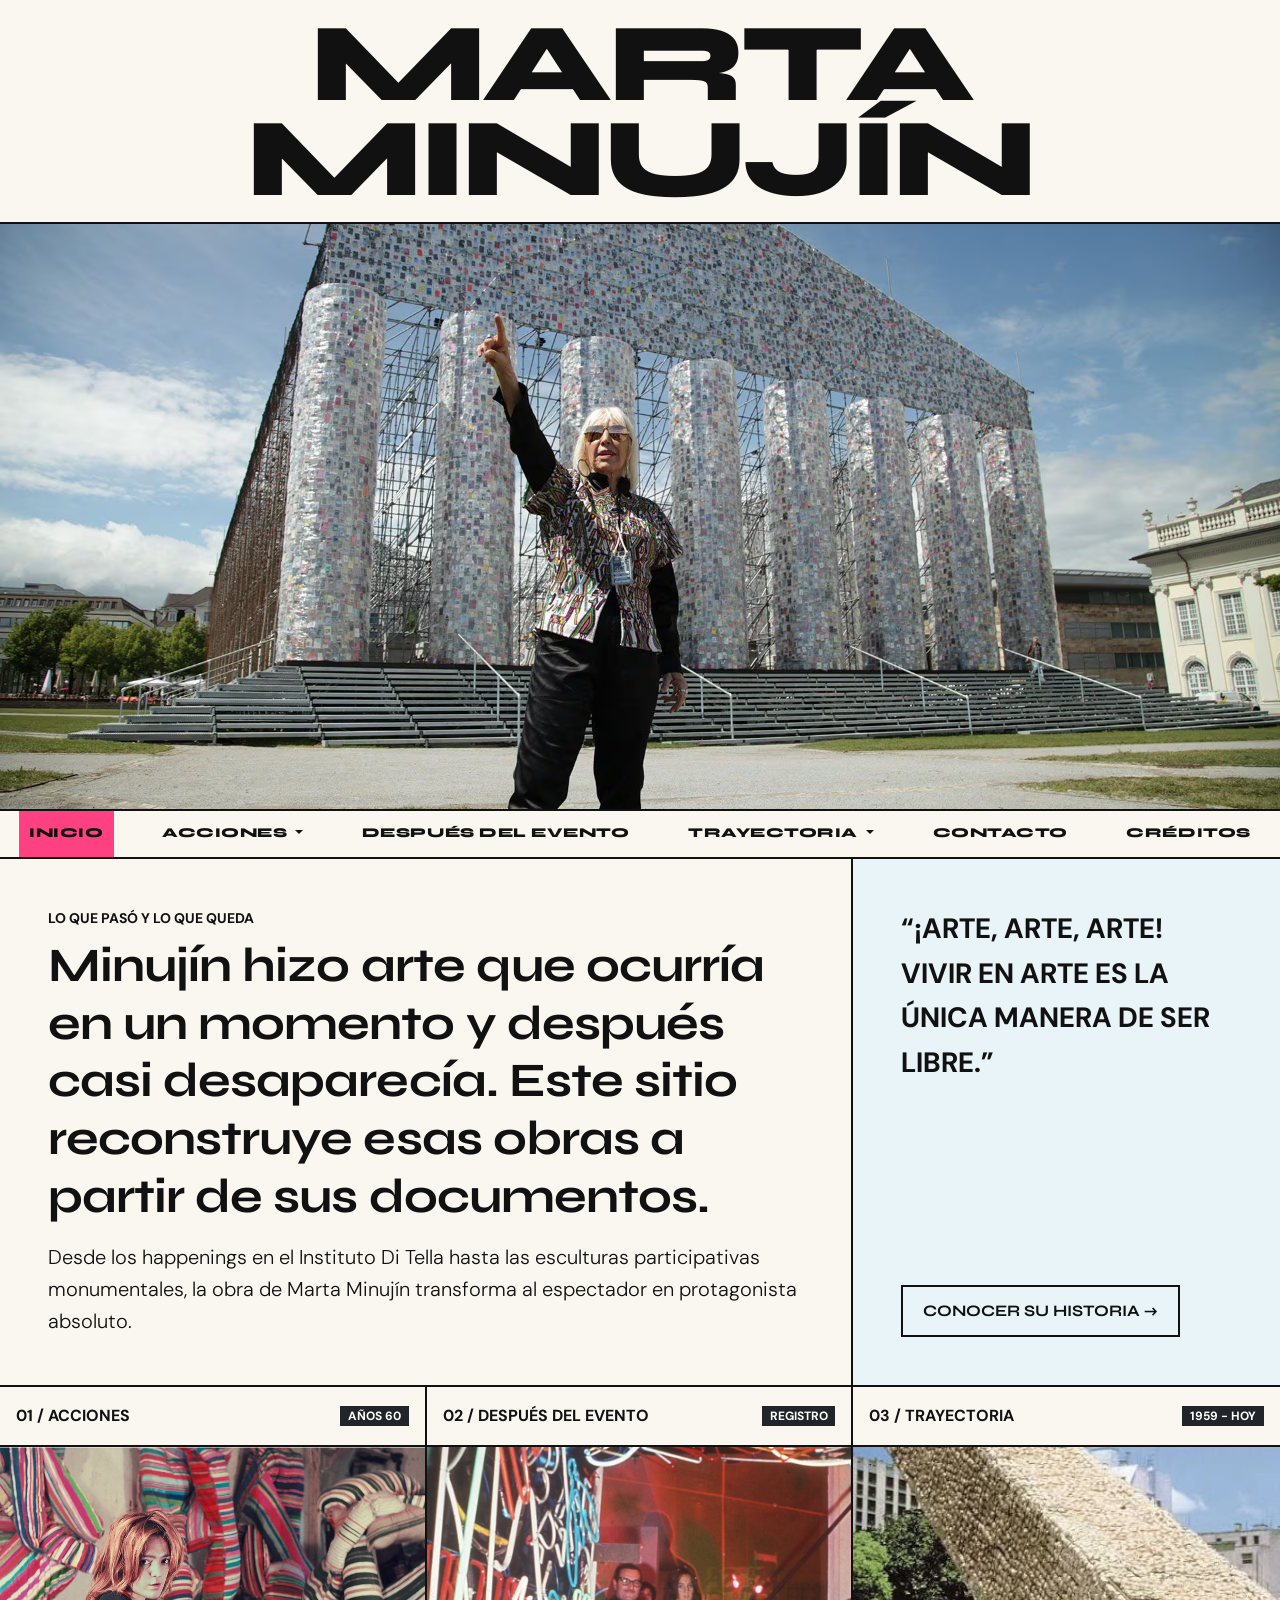
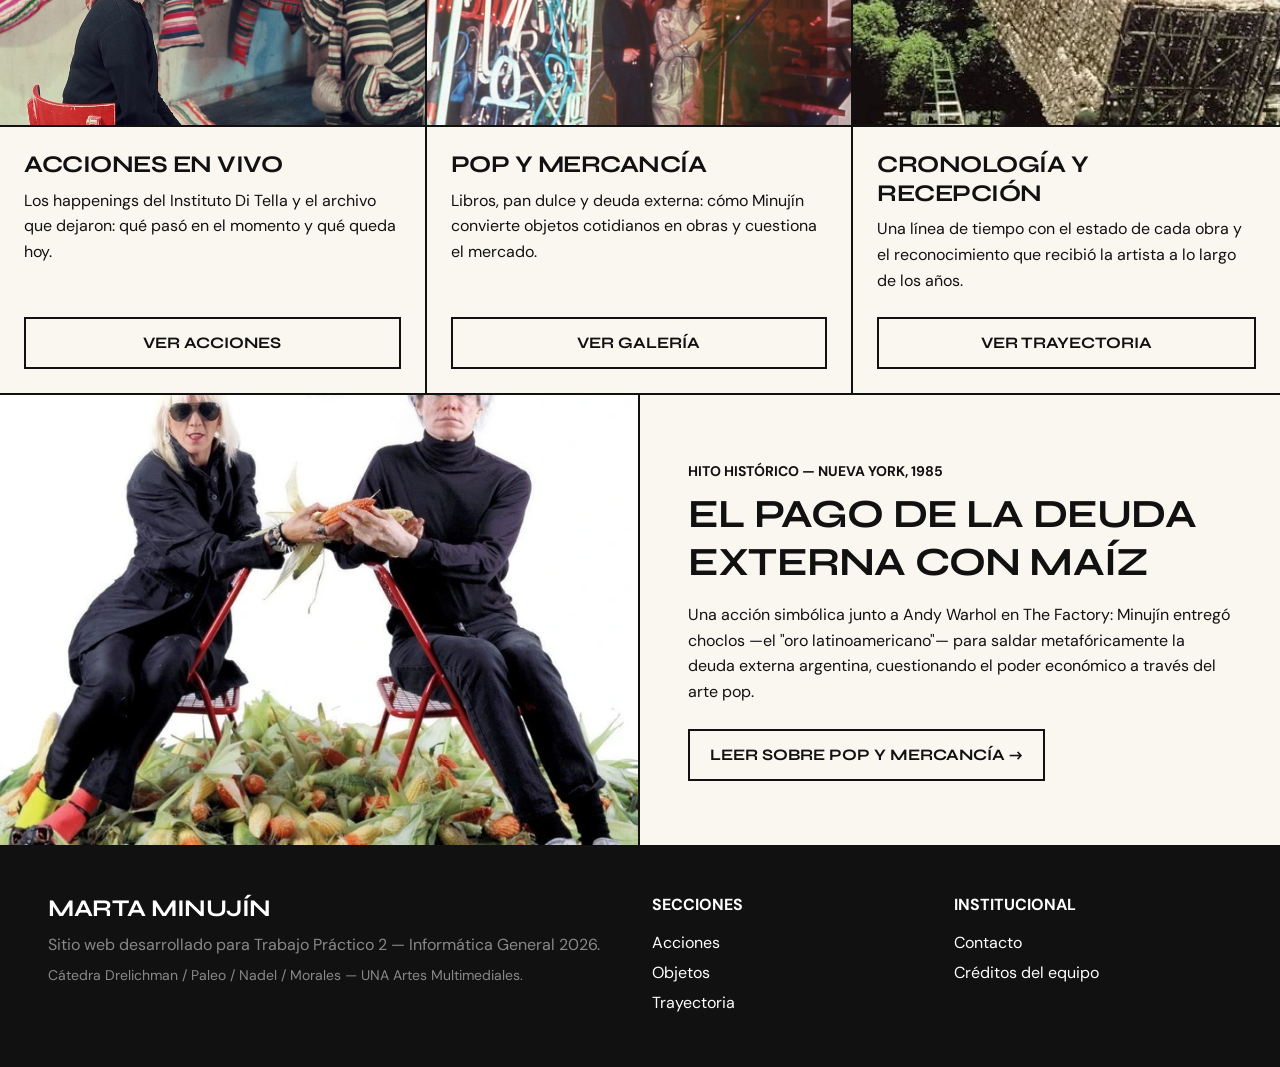
<file: index.html>
<!DOCTYPE html>
<html lang="es">
<head>
  <meta charset="UTF-8">
  <meta name="viewport" content="width=device-width, initial-scale=1.0">
  <title>Marta Minujín | Lo que pasó y lo que queda</title>

  <!-- Bootstrap 5.3 CSS -->
  <link href="https://cdn.jsdelivr.net/npm/bootstrap@5.3.3/dist/css/bootstrap.min.css" rel="stylesheet">

  <!-- Google Fonts: Syne (Títulos) + DM Sans (Cuerpo) -->
  <link rel="preconnect" href="https://fonts.googleapis.com">
  <link rel="preconnect" href="https://fonts.gstatic.com" crossorigin>
  <link href="https://fonts.googleapis.com/css2?family=DM+Sans:ital,opsz,wght@0,9..40,400..700;1,9..40,400..700&family=Syne:wght@700;800&display=swap" rel="stylesheet">

  <!-- Hoja de estilos propia (siempre debajo de Bootstrap) -->
  <link rel="stylesheet" href="css/estilos.css">
</head>
<body>

  <!-- CABECERA: NOMBRE GIGANTE EDGE-TO-EDGE -->
  <header class="container-fluid px-0 bg-principal">
    <h1 class="texto-gigante text-uppercase text-center m-0 py-2 py-md-3">
      Marta Minujín
    </h1>
  </header>

  <!-- BIG HERO: IMAGEN DE OBRA MONUMENTAL -->
  <section class="container-fluid px-0">
    <div class="hero-obra-contenedor">
      <img src="img/objetos/partenon-full.webp" class="img-fluid w-100 hero-imagen" alt="El Partenón de Libros de Marta Minujín">
    </div>
  </section>

  <!-- BARRA DE NAVEGACIÓN STICKY DEBAJO DEL HERO -->
  <nav class="navbar navbar-expand-lg navbar-brutal sticky-top" aria-label="Navegación principal">
    <div class="container-fluid px-0">
      <!-- Botón hamburguesa para mobile -->
      <button class="navbar-toggler ms-auto me-3 my-2 border-2 border-dark rounded-0" type="button" data-bs-toggle="collapse" data-bs-target="#navbarNav" aria-controls="navbarNav" aria-expanded="false" aria-label="Abrir menú">
        <span class="navbar-toggler-icon"></span>
      </button>

      <div class="collapse navbar-collapse" id="navbarNav">
        <ul class="navbar-nav w-100 d-flex justify-content-around text-center m-0">
          <li class="nav-item">
            <a class="nav-link nav-brutal-item active" href="index.html">Inicio</a>
          </li>

          <!-- Sección 1: Acciones -->
          <li class="nav-item dropdown">
            <a class="nav-link dropdown-toggle nav-brutal-item" href="acciones/index.html" role="button" data-bs-toggle="dropdown" aria-expanded="false">
              Acciones
            </a>
            <ul class="dropdown-menu dropdown-brutal rounded-0 m-0">
              <li><a class="dropdown-item" href="acciones/di-tella.html">Di Tella y el happening</a></li>
              <li><a class="dropdown-item" href="acciones/intervenir-ciudad.html">Intervenir la ciudad</a></li>
              <li><a class="dropdown-item" href="acciones/otros-escenarios.html">Otros escenarios</a></li>
            </ul>
          </li>

          <!-- Después del evento: enlace directo, sin desplegable -->
          <li class="nav-item">
            <a class="nav-link nav-brutal-item" href="despues-del-evento.html">Después del evento</a>
          </li>

          <!-- Sección 3: Trayectoria -->
          <li class="nav-item dropdown">
            <a class="nav-link dropdown-toggle nav-brutal-item" href="trayectoria/index.html" role="button" data-bs-toggle="dropdown" aria-expanded="false">
              Trayectoria
            </a>
            <ul class="dropdown-menu dropdown-brutal rounded-0 m-0">
              <li><a class="dropdown-item" href="trayectoria/cronologia.html">Cronología</a></li>
              <li><a class="dropdown-item" href="trayectoria/recepcion.html">Reconocimiento y recepción</a></li>
            </ul>
          </li>

          <li class="nav-item">
            <a class="nav-link nav-brutal-item" href="contacto.html">Contacto</a>
          </li>
          <li class="nav-item">
            <a class="nav-link nav-brutal-item" href="creditos.html">Créditos</a>
          </li>
        </ul>
      </div>
    </div>
  </nav>

  <!-- CONTENIDO PRINCIPAL DE LA HOME -->
  <main>

    <!-- BLOQUE 1: MANIFIESTO Y CITA -->
    <section class="container-fluid px-0 border-bottom-brutal">
      <div class="row g-0">
        <div class="col-lg-8 p-4 p-md-5 border-end-lg-brutal d-flex flex-column justify-content-center">
          <span class="text-uppercase fw-bold small mb-2">Lo que pasó y lo que queda</span>
          <h2 class="display-5 fw-bold mb-3">Minujín hizo arte que ocurría en un momento y después casi desaparecía. Este sitio reconstruye esas obras a partir de sus documentos.</h2>
          <p class="lead mb-0">
            Desde los happenings en el Instituto Di Tella hasta las esculturas participativas monumentales,
            la obra de Marta Minujín transforma al espectador en protagonista absoluto.
          </p>
        </div>
        <div class="col-lg-4 p-4 p-md-5 bg-bloque-destacado d-flex flex-column justify-content-between">
          <blockquote class="blockquote mb-4">
            <p class="fs-3 fw-bold text-uppercase mb-0">“¡Arte, arte, arte! Vivir en arte es la única manera de ser libre.”</p>
          </blockquote>
          <a href="trayectoria/index.html" class="btn btn-brutal align-self-start">Conocer su historia →</a>
        </div>
      </div>
    </section>

    <!-- BLOQUE 2: GRILLA DE LAS 3 SECCIONES TEMÁTICAS -->
    <section class="container-fluid px-0 border-bottom-brutal">
      <div class="row g-0">

        <!-- Módulo 01: Acciones -->
        <article class="col-md-4 border-end-md-brutal border-bottom-sm-brutal d-flex flex-column">
          <div class="p-3 border-bottom-brutal d-flex justify-content-between align-items-center">
            <span class="fw-bold">01 / ACCIONES</span>
            <span class="badge bg-dark rounded-0">AÑOS 60</span>
          </div>
          <img src="img/home-trayectoria.webp" class="img-fluid w-100 img-modulo" alt="Marta Minujín en los años 60">
          <div class="p-4 flex-grow-1 d-flex flex-column justify-content-between">
            <div>
              <h3 class="h4 fw-bold text-uppercase">Acciones en vivo</h3>
              <p class="mb-4">Los happenings del Instituto Di Tella y el archivo que dejaron: qué pasó en el momento y qué queda hoy.</p>
            </div>
            <a href="acciones/index.html" class="btn btn-brutal w-100">Ver acciones</a>
          </div>
        </article>

        <!-- Módulo 02: Después del evento -->
        <article class="col-md-4 border-end-md-brutal border-bottom-sm-brutal d-flex flex-column">
          <div class="p-3 border-bottom-brutal d-flex justify-content-between align-items-center">
            <span class="fw-bold">02 / DESPUÉS DEL EVENTO</span>
            <span class="badge bg-dark rounded-0">REGISTRO</span>
          </div>
          <img src="img/home-obras.webp" class="img-fluid w-100 img-modulo" alt="La Menesunda de Marta Minujín">
          <div class="p-4 flex-grow-1 d-flex flex-column justify-content-between">
            <div>
              <h3 class="h4 fw-bold text-uppercase">Pop y mercancía</h3>
              <p class="mb-4">Libros, pan dulce y deuda externa: cómo Minujín convierte objetos cotidianos en obras y cuestiona el mercado.</p>
            </div>
            <a href="despues-del-evento.html" class="btn btn-brutal w-100">Ver galería</a>
          </div>
        </article>

        <!-- Módulo 03: Trayectoria y recepción -->
        <article class="col-md-4 d-flex flex-column">
          <div class="p-3 border-bottom-brutal d-flex justify-content-between align-items-center">
            <span class="fw-bold">03 / TRAYECTORIA</span>
            <span class="badge bg-dark rounded-0">1959 - HOY</span>
          </div>
          <img src="img/home-proyectos.webp" class="img-fluid w-100 img-modulo" alt="El Obelisco de Pan Dulce">
          <div class="p-4 flex-grow-1 d-flex flex-column justify-content-between">
            <div>
              <h3 class="h4 fw-bold text-uppercase">Cronología y recepción</h3>
              <p class="mb-4">Una línea de tiempo con el estado de cada obra y el reconocimiento que recibió la artista a lo largo de los años.</p>
            </div>
            <a href="trayectoria/index.html" class="btn btn-brutal w-100">Ver trayectoria</a>
          </div>
        </article>

      </div>
    </section>

    <!-- BLOQUE 3: FOCO EN ARCHIVO (OBRA DESTACADA) -->
    <section class="container-fluid px-0 border-bottom-brutal">
      <div class="row g-0 align-items-center">
        <div class="col-md-6 border-end-md-brutal">
          <img src="img/home-warhol.webp" class="img-fluid w-100 img-destacada" alt="Marta Minujín pagando la deuda externa a Andy Warhol con maíz">
        </div>
        <div class="col-md-6 p-4 p-md-5">
          <span class="text-uppercase fw-bold small d-block mb-2">Hito Histórico — Nueva York, 1985</span>
          <h2 class="h1 fw-bold text-uppercase mb-3">El pago de la deuda externa con maíz</h2>
          <p class="mb-4">
            Una acción simbólica junto a Andy Warhol en The Factory: Minujín entregó choclos —el "oro latinoamericano"—
            para saldar metafóricamente la deuda externa argentina, cuestionando el poder económico a través del arte pop.
          </p>
          <a href="objetos/pop-mercancia.html" class="btn btn-brutal">Leer sobre pop y mercancía →</a>
        </div>
      </div>
    </section>

  </main>

  <!-- FOOTER INSTITUCIONAL -->
  <footer class="container-fluid bg-footer text-white py-5 px-4 px-md-5">
    <div class="row gy-4">
      <div class="col-md-6">
        <h4 class="fw-bold text-uppercase mb-2">Marta Minujín</h4>
        <p class="text-white-50 mb-1">Sitio web desarrollado para Trabajo Práctico 2 — Informática General 2026.</p>
        <small class="text-white-50">Cátedra Drelichman / Paleo / Nadel / Morales — UNA Artes Multimediales.</small>
      </div>
      <div class="col-md-3">
        <h6 class="text-uppercase fw-bold mb-3">Secciones</h6>
        <ul class="list-unstyled mb-0">
          <li class="mb-1"><a href="acciones/index.html" class="footer-link">Acciones</a></li>
          <li class="mb-1"><a href="objetos/index.html" class="footer-link">Objetos</a></li>
          <li class="mb-1"><a href="trayectoria/index.html" class="footer-link">Trayectoria</a></li>
        </ul>
      </div>
      <div class="col-md-3">
        <h6 class="text-uppercase fw-bold mb-3">Institucional</h6>
        <ul class="list-unstyled mb-0">
          <li class="mb-1"><a href="contacto.html" class="footer-link">Contacto</a></li>
          <li class="mb-1"><a href="creditos.html" class="footer-link">Créditos del equipo</a></li>
        </ul>
      </div>
    </div>
  </footer>

  <!-- Bootstrap 5.3 JS Bundle (Necesario para navbar mobile y dropdowns) -->
  <script src="https://cdn.jsdelivr.net/npm/bootstrap@5.3.3/dist/js/bootstrap.bundle.min.js"></script>
</body>
</html>
</file>
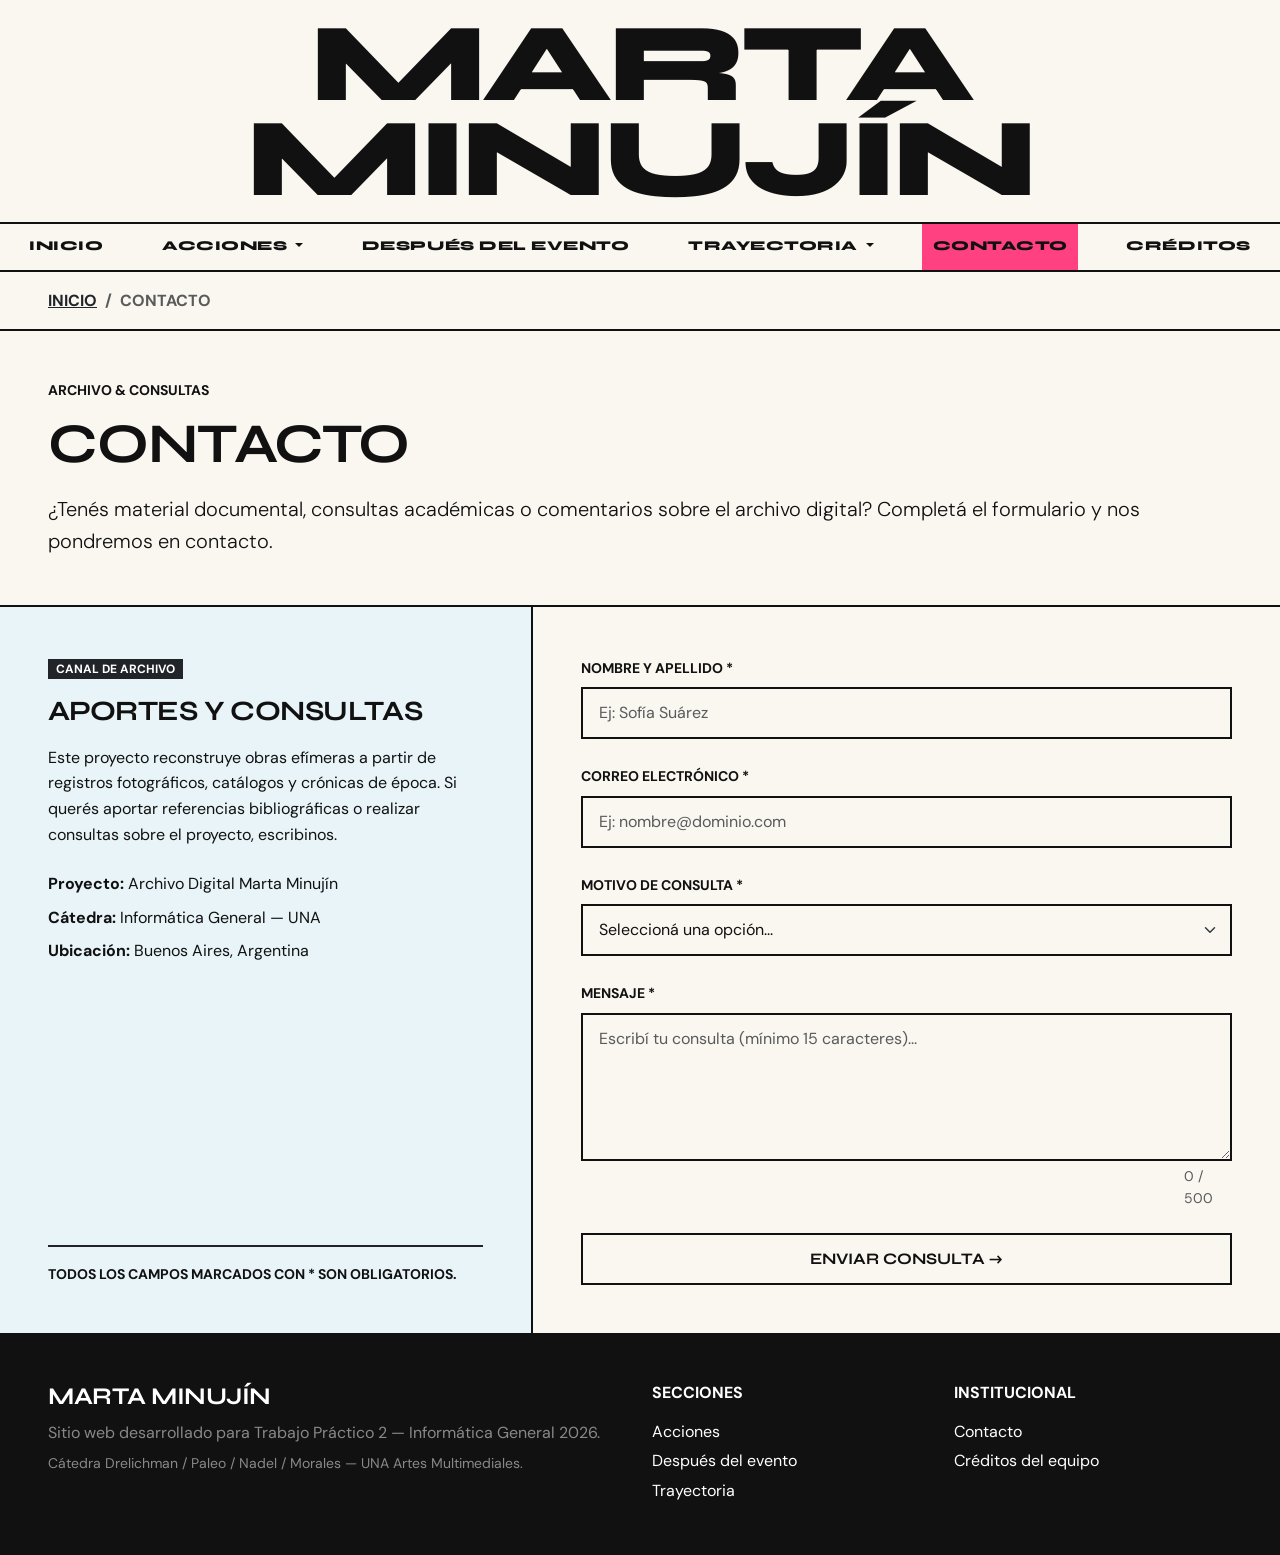
<file: contacto.html>
<!DOCTYPE html>
<html lang="es">
<head>
  <meta charset="UTF-8">
  <meta name="viewport" content="width=device-width, initial-scale=1.0">
  <title>Contacto | Marta Minujín</title>

  <!-- Bootstrap 5.3 CSS -->
  <link href="https://cdn.jsdelivr.net/npm/bootstrap@5.3.3/dist/css/bootstrap.min.css" rel="stylesheet">

  <!-- Google Fonts: Syne (Títulos) + DM Sans (Cuerpo) -->
  <link rel="preconnect" href="https://fonts.googleapis.com">
  <link rel="preconnect" href="https://fonts.gstatic.com" crossorigin>
  <link href="https://fonts.googleapis.com/css2?family=DM+Sans:ital,opsz,wght@0,9..40,400..700;1,9..40,400..700&family=Syne:wght@700;800&display=swap" rel="stylesheet">

  <!-- Hoja de estilos propia -->
  <link rel="stylesheet" href="css/estilos.css">
</head>
<body>

  <!-- CABECERA NORMALIZADA: NOMBRE GIGANTE EDGE-TO-EDGE -->
  <header class="container-fluid px-0 bg-principal">
    <a class="marca-enlace text-decoration-none d-block" href="index.html" aria-label="Volver al inicio de Marta Minujín">
      <span class="texto-gigante text-uppercase text-center d-block m-0 py-2 py-md-3">
        Marta Minujín
      </span>
    </a>
  </header>

  <!-- BARRA DE NAVEGACIÓN STICKY -->
  <nav class="navbar navbar-expand-lg navbar-brutal sticky-top" aria-label="Navegación principal">
    <div class="container-fluid px-0">
      <button class="navbar-toggler ms-auto me-3 my-2 border-2 border-dark rounded-0" type="button" data-bs-toggle="collapse" data-bs-target="#navbarNav" aria-controls="navbarNav" aria-expanded="false" aria-label="Abrir menú">
        <span class="navbar-toggler-icon"></span>
      </button>

      <div class="collapse navbar-collapse" id="navbarNav">
        <ul class="navbar-nav w-100 d-flex justify-content-around text-center m-0">
          <li class="nav-item">
            <a class="nav-link nav-brutal-item" href="index.html">Inicio</a>
          </li>

          <!-- Sección 1: Acciones -->
          <li class="nav-item dropdown">
            <a class="nav-link dropdown-toggle nav-brutal-item" href="acciones/index.html" role="button" data-bs-toggle="dropdown" aria-expanded="false">
              Acciones
            </a>
            <ul class="dropdown-menu dropdown-brutal rounded-0 m-0">
              <li><a class="dropdown-item" href="acciones/di-tella.html">Di Tella y el happening</a></li>
              <li><a class="dropdown-item" href="acciones/intervenir-ciudad.html">Intervenir la ciudad</a></li>
              <li><a class="dropdown-item" href="acciones/otros-escenarios.html">Otros escenarios</a></li>
            </ul>
          </li>

          <!-- Después del evento -->
          <li class="nav-item">
            <a class="nav-link nav-brutal-item" href="despues-del-evento.html">Después del evento</a>
          </li>

          <!-- Sección 3: Trayectoria -->
          <li class="nav-item dropdown">
            <a class="nav-link dropdown-toggle nav-brutal-item" href="trayectoria/index.html" role="button" data-bs-toggle="dropdown" aria-expanded="false">
              Trayectoria
            </a>
            <ul class="dropdown-menu dropdown-brutal rounded-0 m-0">
              <li><a class="dropdown-item" href="trayectoria/cronologia.html">Cronología</a></li>
              <li><a class="dropdown-item" href="trayectoria/recepcion.html">Reconocimiento y recepción</a></li>
            </ul>
          </li>

          <li class="nav-item">
            <a class="nav-link nav-brutal-item active" href="contacto.html" aria-current="page">Contacto</a>
          </li>
          <li class="nav-item">
            <a class="nav-link nav-brutal-item" href="creditos.html">Créditos</a>
          </li>
        </ul>
      </div>
    </div>
  </nav>

  <!-- BREADCRUMB -->
  <nav aria-label="breadcrumb" class="border-bottom-brutal px-3 px-md-5 py-3">
    <ol class="breadcrumb m-0 text-uppercase fw-bold small">
      <li class="breadcrumb-item"><a href="index.html" class="text-dark">Inicio</a></li>
      <li class="breadcrumb-item active" aria-current="page">Contacto</li>
    </ol>
  </nav>

  <!-- CONTENIDO PRINCIPAL -->
  <main>

    <!-- ENCABEZADO DE SECCIÓN -->
    <section class="container-fluid p-4 p-md-5 border-bottom-brutal">
      <span class="text-uppercase fw-bold small d-block mb-2">Archivo &amp; Consultas</span>
      <h1 class="display-4 fw-bold text-uppercase mb-3">Contacto</h1>
      <p class="lead mb-0">
        ¿Tenés material documental, consultas académicas o comentarios sobre el archivo digital? 
        Completá el formulario y nos pondremos en contacto.
      </p>
    </section>

    <!-- GRILLA PRINCIPAL: INFO + FORMULARIO -->
    <section class="container-fluid px-0 border-bottom-brutal">
      <div class="row g-0">

        <!-- Columna Izquierda: Información de referencia -->
        <aside class="col-lg-5 p-4 p-md-5 border-end-lg-brutal border-bottom-sm-brutal bg-bloque-destacado d-flex flex-column justify-content-between">
          <div>
            <span class="badge bg-dark rounded-0 mb-3">CANAL DE ARCHIVO</span>
            <h2 class="h3 fw-bold text-uppercase mb-3">Aportes y Consultas</h2>
            <p class="mb-4">
              Este proyecto reconstruye obras efímeras a partir de registros fotográficos, catálogos y crónicas de época. 
              Si querés aportar referencias bibliográficas o realizar consultas sobre el proyecto, escribinos.
            </p>
            <ul class="list-unstyled mb-0">
              <li class="mb-2"><strong>Proyecto:</strong> Archivo Digital Marta Minujín</li>
              <li class="mb-2"><strong>Cátedra:</strong> Informática General — UNA</li>
              <li class="mb-0"><strong>Ubicación:</strong> Buenos Aires, Argentina</li>
            </ul>
          </div>

          <div class="mt-5 pt-3 border-top border-dark border-2">
            <p class="small fw-bold text-uppercase mb-0">Todos los campos marcados con * son obligatorios.</p>
          </div>
        </aside>

        <!-- Columna Derecha: Formulario con validación JS -->
        <div class="col-lg-7 p-4 p-md-5">
          <form id="formulario-contacto" action="#" method="post" novalidate>

            <!-- Campo 1: Nombre y Apellido -->
            <div class="mb-4">
              <label for="nombre" class="form-label fw-bold text-uppercase small">Nombre y apellido *</label>
              <input type="text" class="form-control input-brutal rounded-0" id="nombre" name="nombre" placeholder="Ej: Sofía Suárez" required minlength="3" maxlength="50">
              <div class="invalid-feedback fw-bold" id="error-nombre"></div>
            </div>

            <!-- Campo 2: Correo Electrónico -->
            <div class="mb-4">
              <label for="email" class="form-label fw-bold text-uppercase small">Correo electrónico *</label>
              <input type="email" class="form-control input-brutal rounded-0" id="email" name="email" placeholder="Ej: nombre@dominio.com" required>
              <div class="invalid-feedback fw-bold" id="error-email"></div>
            </div>

            <!-- Campo 3: Motivo de consulta -->
            <div class="mb-4">
              <label for="motivo" class="form-label fw-bold text-uppercase small">Motivo de consulta *</label>
              <select class="form-select input-brutal rounded-0" id="motivo" name="motivo" required>
                <option value="" selected disabled>Seleccioná una opción...</option>
                <option value="archivo">Aporte de material / Archivo</option>
                <option value="academico">Consulta académica / Investigación</option>
                <option value="prensa">Prensa y difusión</option>
                <option value="otro">Otro motivo</option>
              </select>
              <div class="invalid-feedback fw-bold" id="error-motivo"></div>
            </div>

            <!-- Campo 4: Mensaje -->
            <div class="mb-4">
              <label for="mensaje" class="form-label fw-bold text-uppercase small">Mensaje *</label>
              <textarea class="form-control input-brutal rounded-0" id="mensaje" name="mensaje" rows="5" placeholder="Escribí tu consulta (mínimo 15 caracteres)..." required minlength="15" maxlength="500"></textarea>
              <div class="d-flex justify-content-between mt-1">
                <div class="invalid-feedback fw-bold d-block" id="error-mensaje"></div>
                <small class="text-muted ms-auto" id="contador-caracteres">0 / 500</small>
              </div>
            </div>

            <!-- Botón de envío -->
            <button type="submit" class="btn btn-brutal w-100">Enviar consulta →</button>

            <!-- Cartel de confirmación (oculto hasta que pase toda la validación) -->
            <div id="alerta-exito" class="alert alerta-brutal-exito rounded-0 mt-4 d-none" role="alert">
              <h4 class="h5 fw-bold text-uppercase mb-1">¡Consulta enviada correctamente!</h4>
              <p class="mb-0" id="texto-confirmacion"></p>
            </div>

          </form>
        </div>

      </div>
    </section>

  </main>

  <!-- FOOTER INSTITUCIONAL -->
  <footer class="container-fluid bg-footer text-white py-5 px-4 px-md-5">
    <div class="row gy-4">
      <div class="col-md-6">
        <h4 class="fw-bold text-uppercase mb-2">Marta Minujín</h4>
        <p class="text-white-50 mb-1">Sitio web desarrollado para Trabajo Práctico 2 — Informática General 2026.</p>
        <small class="text-white-50">Cátedra Drelichman / Paleo / Nadel / Morales — UNA Artes Multimediales.</small>
      </div>
      <div class="col-md-3">
        <h6 class="text-uppercase fw-bold mb-3">Secciones</h6>
        <ul class="list-unstyled mb-0">
          <li class="mb-1"><a href="acciones/index.html" class="footer-link">Acciones</a></li>
          <li class="mb-1"><a href="despues-del-evento.html" class="footer-link">Después del evento</a></li>
          <li class="mb-1"><a href="trayectoria/index.html" class="footer-link">Trayectoria</a></li>
        </ul>
      </div>
      <div class="col-md-3">
        <h6 class="text-uppercase fw-bold mb-3">Institucional</h6>
        <ul class="list-unstyled mb-0">
          <li class="mb-1"><a href="contacto.html" class="footer-link">Contacto</a></li>
          <li class="mb-1"><a href="creditos.html" class="footer-link">Créditos del equipo</a></li>
        </ul>
      </div>
    </div>
  </footer>

  <!-- Bootstrap 5.3 JS Bundle -->
  <script src="https://cdn.jsdelivr.net/npm/bootstrap@5.3.3/dist/js/bootstrap.bundle.min.js"></script>
  <!-- Script propio de validación (siempre debajo de Bootstrap) -->
  <script src="js/validacion.js"></script>
</body>
</html>
</file>
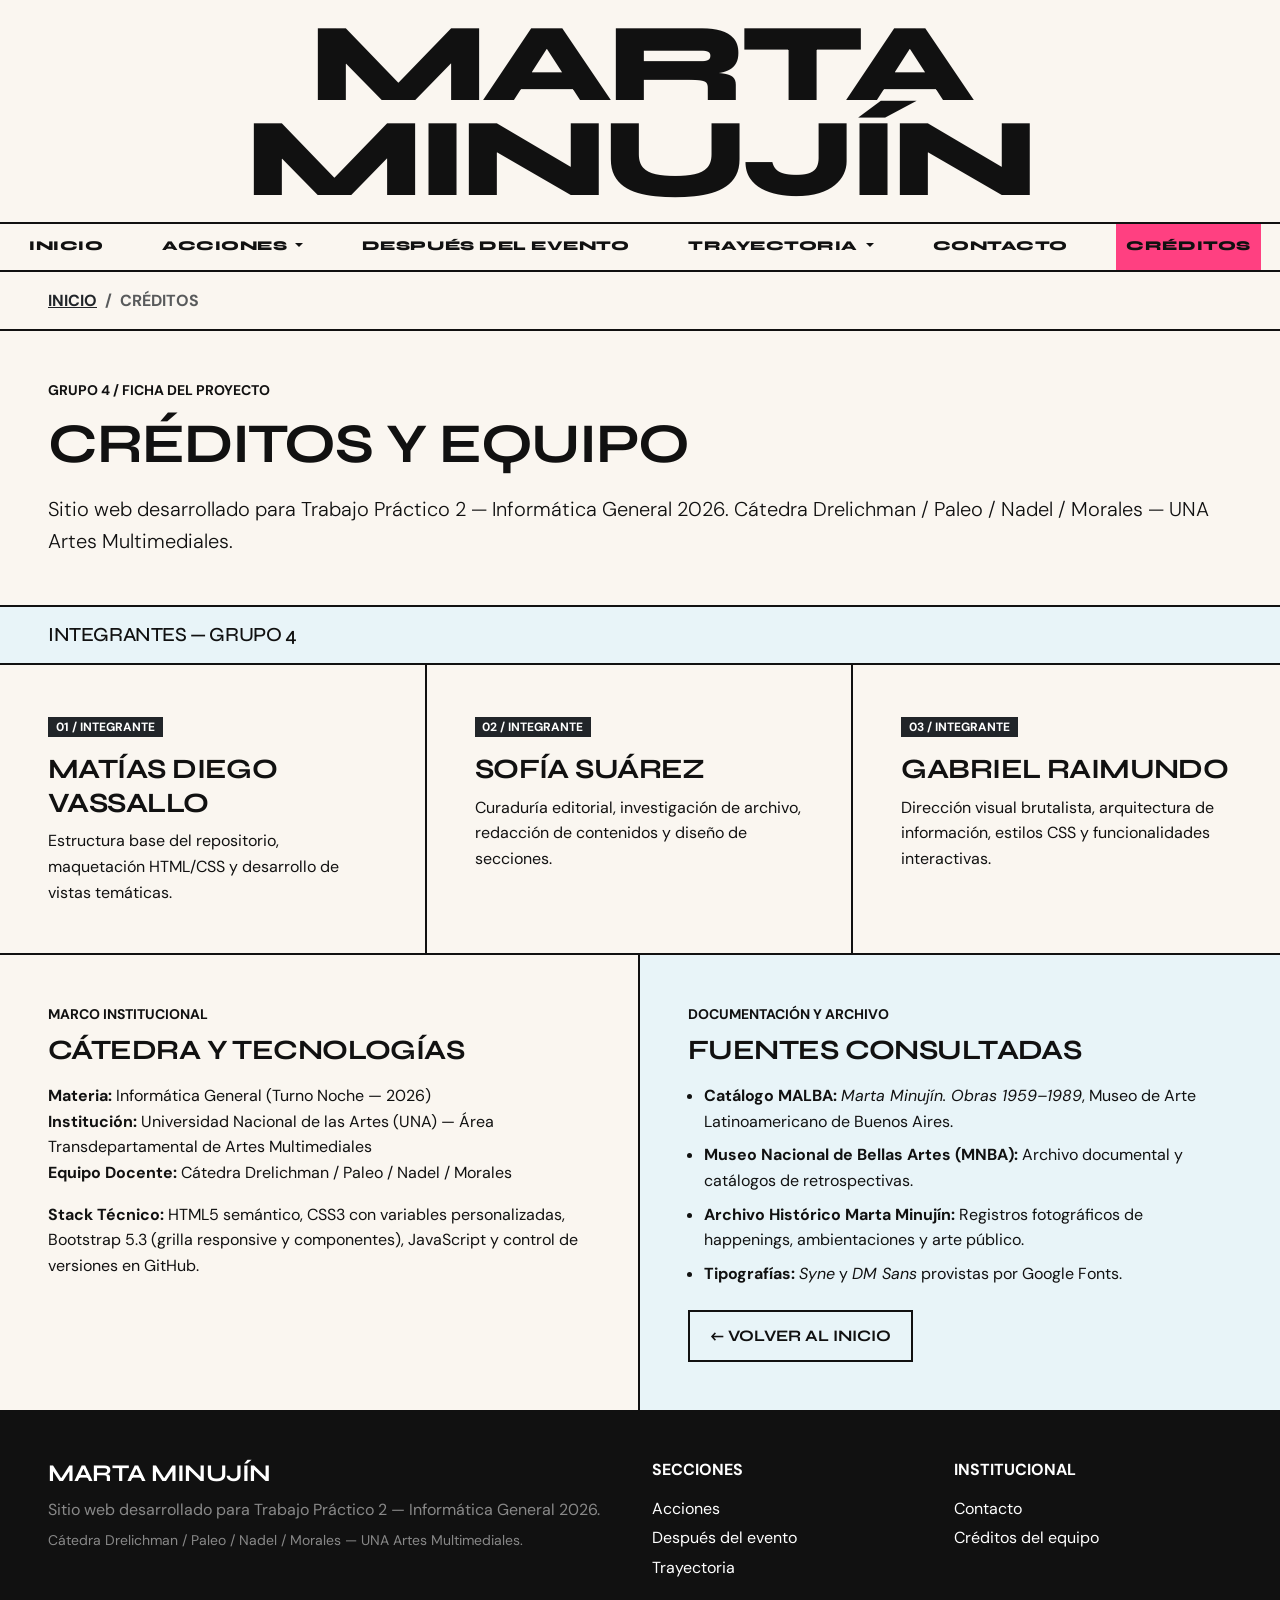
<file: creditos.html>
<!DOCTYPE html>
<html lang="es">
<head>
  <meta charset="UTF-8">
  <meta name="viewport" content="width=device-width, initial-scale=1.0">
  <title>Créditos | Marta Minujín</title>

  <!-- Bootstrap 5.3 CSS -->
  <link href="https://cdn.jsdelivr.net/npm/bootstrap@5.3.3/dist/css/bootstrap.min.css" rel="stylesheet">

  <!-- Google Fonts: Syne (Títulos) + DM Sans (Cuerpo) -->
  <link rel="preconnect" href="https://fonts.googleapis.com">
  <link rel="preconnect" href="https://fonts.gstatic.com" crossorigin>
  <link href="https://fonts.googleapis.com/css2?family=DM+Sans:ital,opsz,wght@0,9..40,400..700;1,9..40,400..700&family=Syne:wght@700;800&display=swap" rel="stylesheet">

  <!-- Hoja de estilos propia -->
  <link rel="stylesheet" href="css/estilos.css">
</head>
<body>

  <!-- CABECERA NORMALIZADA: NOMBRE GIGANTE EDGE-TO-EDGE -->
  <header class="container-fluid px-0 bg-principal">
    <a class="marca-enlace text-decoration-none d-block" href="index.html" aria-label="Volver al inicio de Marta Minujín">
      <span class="texto-gigante text-uppercase text-center d-block m-0 py-2 py-md-3">
        Marta Minujín
      </span>
    </a>
  </header>

  <!-- BARRA DE NAVEGACIÓN STICKY -->
  <nav class="navbar navbar-expand-lg navbar-brutal sticky-top" aria-label="Navegación principal">
    <div class="container-fluid px-0">
      <button class="navbar-toggler ms-auto me-3 my-2 border-2 border-dark rounded-0" type="button" data-bs-toggle="collapse" data-bs-target="#navbarNav" aria-controls="navbarNav" aria-expanded="false" aria-label="Abrir menú">
        <span class="navbar-toggler-icon"></span>
      </button>

      <div class="collapse navbar-collapse" id="navbarNav">
        <ul class="navbar-nav w-100 d-flex justify-content-around text-center m-0">
          <li class="nav-item">
            <a class="nav-link nav-brutal-item" href="index.html">Inicio</a>
          </li>

          <!-- Sección 1: Acciones -->
          <li class="nav-item dropdown">
            <a class="nav-link dropdown-toggle nav-brutal-item" href="acciones/index.html" role="button" data-bs-toggle="dropdown" aria-expanded="false">
              Acciones
            </a>
            <ul class="dropdown-menu dropdown-brutal rounded-0 m-0">
              <li><a class="dropdown-item" href="acciones/di-tella.html">Di Tella y el happening</a></li>
              <li><a class="dropdown-item" href="acciones/intervenir-ciudad.html">Intervenir la ciudad</a></li>
              <li><a class="dropdown-item" href="acciones/otros-escenarios.html">Otros escenarios</a></li>
            </ul>
          </li>

          <!-- Después del evento -->
          <li class="nav-item">
            <a class="nav-link nav-brutal-item" href="despues-del-evento.html">Después del evento</a>
          </li>

          <!-- Sección 3: Trayectoria -->
          <li class="nav-item dropdown">
            <a class="nav-link dropdown-toggle nav-brutal-item" href="trayectoria/index.html" role="button" data-bs-toggle="dropdown" aria-expanded="false">
              Trayectoria
            </a>
            <ul class="dropdown-menu dropdown-brutal rounded-0 m-0">
              <li><a class="dropdown-item" href="trayectoria/cronologia.html">Cronología</a></li>
              <li><a class="dropdown-item" href="trayectoria/recepcion.html">Reconocimiento y recepción</a></li>
            </ul>
          </li>

          <li class="nav-item">
            <a class="nav-link nav-brutal-item" href="contacto.html">Contacto</a>
          </li>
          <li class="nav-item">
            <a class="nav-link nav-brutal-item active" href="creditos.html" aria-current="page">Créditos</a>
          </li>
        </ul>
      </div>
    </div>
  </nav>

  <!-- BREADCRUMB -->
  <nav aria-label="breadcrumb" class="border-bottom-brutal px-3 px-md-5 py-3">
    <ol class="breadcrumb m-0 text-uppercase fw-bold small">
      <li class="breadcrumb-item"><a href="index.html" class="text-dark">Inicio</a></li>
      <li class="breadcrumb-item active" aria-current="page">Créditos</li>
    </ol>
  </nav>

  <!-- CONTENIDO PRINCIPAL -->
  <main>

    <!-- ENCABEZADO DE SECCIÓN -->
    <section class="container-fluid p-4 p-md-5 border-bottom-brutal">
      <span class="text-uppercase fw-bold small d-block mb-2">Grupo 4 / Ficha del Proyecto</span>
      <h1 class="display-4 fw-bold text-uppercase mb-3">Créditos y Equipo</h1>
      <p class="lead mb-0">
        Sitio web desarrollado para Trabajo Práctico 2 — Informática General 2026. 
        Cátedra Drelichman / Paleo / Nadel / Morales — UNA Artes Multimediales.
      </p>
    </section>

    <!-- INTEGRANTES DEL GRUPO 4 -->
    <section class="container-fluid px-0 border-bottom-brutal">
      <div class="p-3 px-md-5 border-bottom-brutal bg-bloque-destacado">
        <h2 class="h5 text-uppercase m-0">Integrantes — Grupo 4</h2>
      </div>
      <div class="row g-0">

        <!-- Integrante 1 -->
        <article class="col-md-4 p-4 p-md-5 border-end-md-brutal border-bottom-sm-brutal d-flex flex-column justify-content-between">
          <div>
            <span class="badge bg-dark rounded-0 mb-3">01 / INTEGRANTE</span>
            <h3 class="h3 fw-bold text-uppercase mb-2">Matías Diego Vassallo</h3>
            <p class="mb-0">Estructura base del repositorio, maquetación HTML/CSS y desarrollo de vistas temáticas.</p>
          </div>
        </article>

        <!-- Integrante 2 -->
        <article class="col-md-4 p-4 p-md-5 border-end-md-brutal border-bottom-sm-brutal d-flex flex-column justify-content-between">
          <div>
            <span class="badge bg-dark rounded-0 mb-3">02 / INTEGRANTE</span>
            <h3 class="h3 fw-bold text-uppercase mb-2">Sofía Suárez</h3>
            <p class="mb-0">Curaduría editorial, investigación de archivo, redacción de contenidos y diseño de secciones.</p>
          </div>
        </article>

        <!-- Integrante 3 -->
        <article class="col-md-4 p-4 p-md-5 d-flex flex-column justify-content-between">
          <div>
            <span class="badge bg-dark rounded-0 mb-3">03 / INTEGRANTE</span>
            <h3 class="h3 fw-bold text-uppercase mb-2">Gabriel Raimundo</h3>
            <p class="mb-0">Dirección visual brutalista, arquitectura de información, estilos CSS y funcionalidades interactivas.</p>
          </div>
        </article>

      </div>
    </section>

    <!-- MARCO ACADÉMICO Y FUENTES -->
    <section class="container-fluid px-0 border-bottom-brutal">
      <div class="row g-0">

        <!-- Columna izquierda: Datos de la cátedra y stack -->
        <div class="col-lg-6 p-4 p-md-5 border-end-lg-brutal border-bottom-sm-brutal">
          <span class="text-uppercase fw-bold small d-block mb-2">Marco Institucional</span>
          <h2 class="h3 fw-bold text-uppercase mb-3">Cátedra y Tecnologías</h2>
          <p class="mb-3">
            <strong>Materia:</strong> Informática General (Turno Noche — 2026)<br>
            <strong>Institución:</strong> Universidad Nacional de las Artes (UNA) — Área Transdepartamental de Artes Multimediales<br>
            <strong>Equipo Docente:</strong> Cátedra Drelichman / Paleo / Nadel / Morales
          </p>
          <p class="mb-0">
            <strong>Stack Técnico:</strong> HTML5 semántico, CSS3 con variables personalizadas, Bootstrap 5.3 (grilla responsive y componentes), JavaScript y control de versiones en GitHub.
          </p>
        </div>

        <!-- Columna derecha: Fuentes bibliográficas y visuales -->
        <div class="col-lg-6 p-4 p-md-5 bg-bloque-destacado">
          <span class="text-uppercase fw-bold small d-block mb-2">Documentación y Archivo</span>
          <h2 class="h3 fw-bold text-uppercase mb-3">Fuentes Consultadas</h2>
          <ul class="mb-3 ps-3">
            <li class="mb-2"><strong>Catálogo MALBA:</strong> <em>Marta Minujín. Obras 1959–1989</em>, Museo de Arte Latinoamericano de Buenos Aires.</li>
            <li class="mb-2"><strong>Museo Nacional de Bellas Artes (MNBA):</strong> Archivo documental y catálogos de retrospectivas.</li>
            <li class="mb-2"><strong>Archivo Histórico Marta Minujín:</strong> Registros fotográficos de happenings, ambientaciones y arte público.</li>
            <li class="mb-0"><strong>Tipografías:</strong> <em>Syne</em> y <em>DM Sans</em> provistas por Google Fonts.</li>
          </ul>
          <a href="index.html" class="btn btn-brutal mt-2">← Volver al inicio</a>
        </div>

      </div>
    </section>

  </main>

  <!-- FOOTER INSTITUCIONAL -->
  <footer class="container-fluid bg-footer text-white py-5 px-4 px-md-5">
    <div class="row gy-4">
      <div class="col-md-6">
        <h4 class="fw-bold text-uppercase mb-2">Marta Minujín</h4>
        <p class="text-white-50 mb-1">Sitio web desarrollado para Trabajo Práctico 2 — Informática General 2026.</p>
        <small class="text-white-50">Cátedra Drelichman / Paleo / Nadel / Morales — UNA Artes Multimediales.</small>
      </div>
      <div class="col-md-3">
        <h6 class="text-uppercase fw-bold mb-3">Secciones</h6>
        <ul class="list-unstyled mb-0">
          <li class="mb-1"><a href="acciones/index.html" class="footer-link">Acciones</a></li>
          <li class="mb-1"><a href="despues-del-evento.html" class="footer-link">Después del evento</a></li>
          <li class="mb-1"><a href="trayectoria/index.html" class="footer-link">Trayectoria</a></li>
        </ul>
      </div>
      <div class="col-md-3">
        <h6 class="text-uppercase fw-bold mb-3">Institucional</h6>
        <ul class="list-unstyled mb-0">
          <li class="mb-1"><a href="contacto.html" class="footer-link">Contacto</a></li>
          <li class="mb-1"><a href="creditos.html" class="footer-link">Créditos del equipo</a></li>
        </ul>
      </div>
    </div>
  </footer>

  <!-- Bootstrap 5.3 JS Bundle -->
  <script src="https://cdn.jsdelivr.net/npm/bootstrap@5.3.3/dist/js/bootstrap.bundle.min.js"></script>
</body>
</html>
</file>
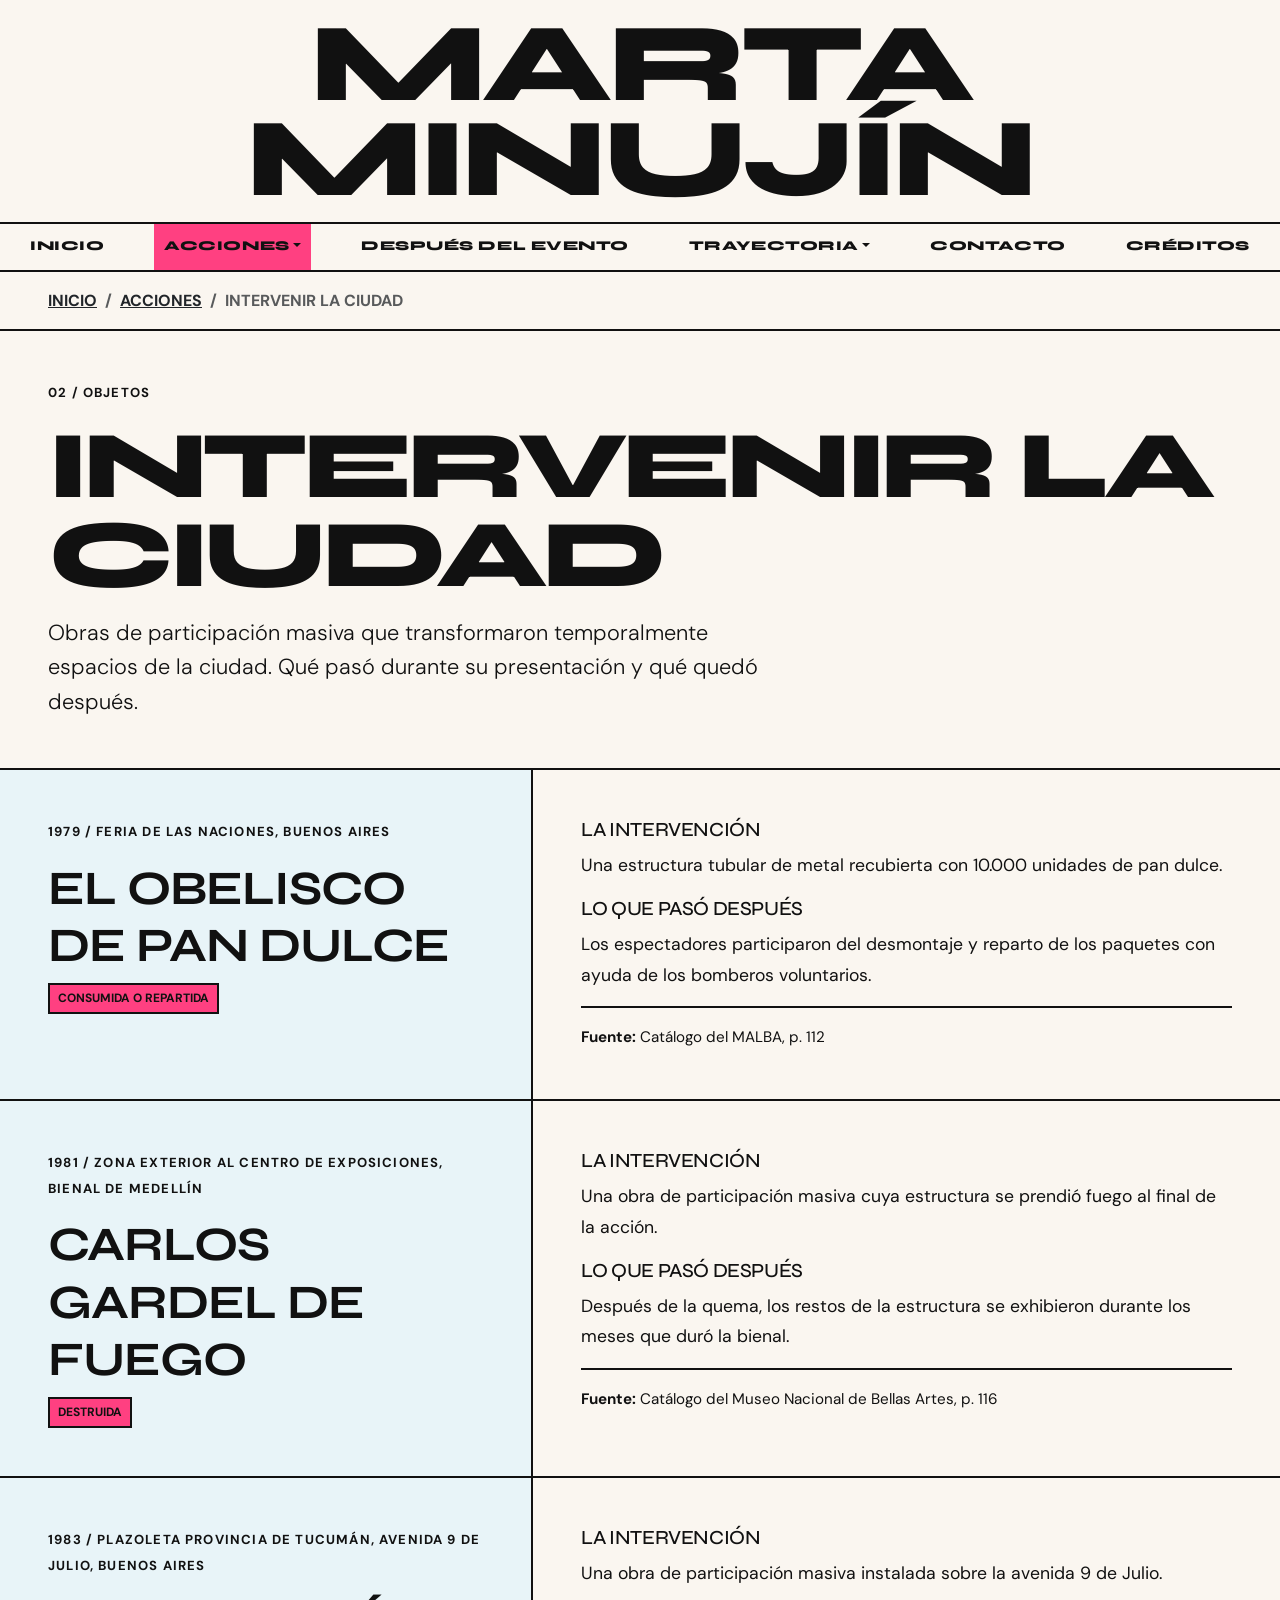
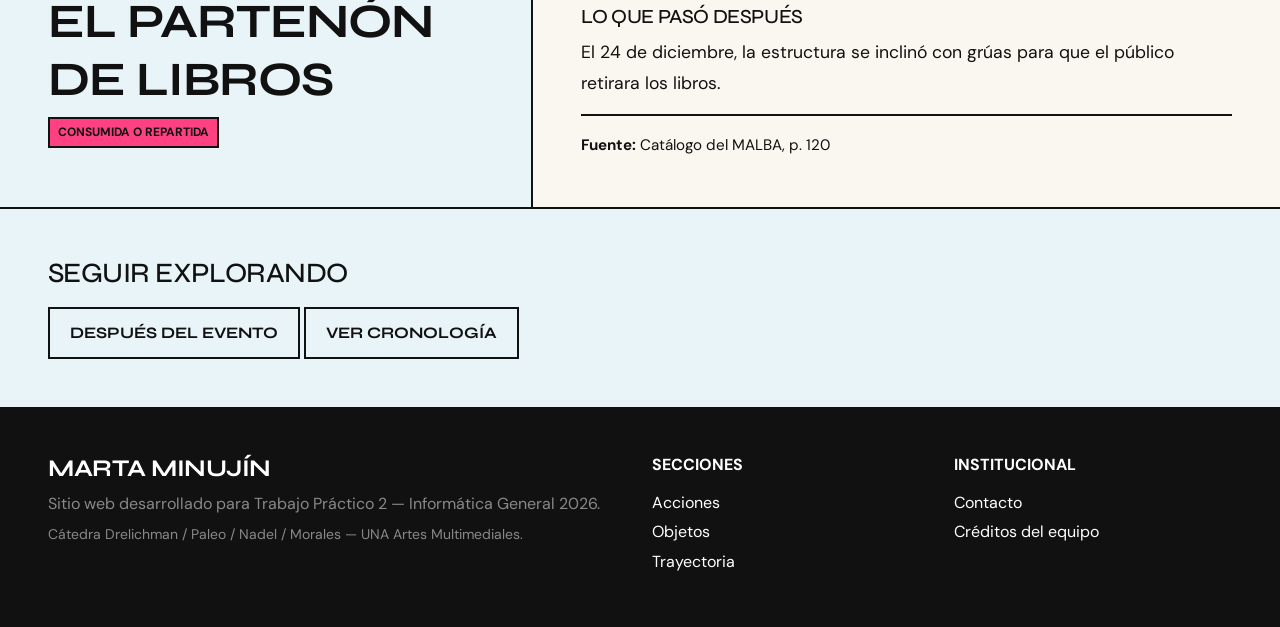
<file: acciones/intervenir-ciudad.html>
<!DOCTYPE html>
<html lang="es">
<head>
  <meta charset="UTF-8">
  <meta name="viewport" content="width=device-width, initial-scale=1.0">
  <title>Intervenir la ciudad | Marta Minujín</title>

  <link href="https://cdn.jsdelivr.net/npm/bootstrap@5.3.3/dist/css/bootstrap.min.css" rel="stylesheet">
  <link rel="preconnect" href="https://fonts.googleapis.com">
  <link rel="preconnect" href="https://fonts.gstatic.com" crossorigin>
  <link href="https://fonts.googleapis.com/css2?family=DM+Sans:wght@400;500;600;700&family=Syne:wght@700;800&display=swap" rel="stylesheet">
  <link rel="stylesheet" href="../css/estilos.css">
</head>
<body>

  <!-- CABECERA: NOMBRE GIGANTE EDGE-TO-EDGE -->
  <header class="container-fluid px-0 bg-principal">
    <a class="marca-enlace text-decoration-none d-block" href="../index.html" aria-label="Volver al inicio de Marta Minujín">
      <span class="texto-gigante text-uppercase text-center d-block m-0 py-2 py-md-3">
        Marta Minujín
      </span>
    </a>
  </header>

  <nav class="navbar navbar-expand-lg navbar-brutal sticky-top" aria-label="Navegación principal">
    <div class="container-fluid px-0">
      <button class="navbar-toggler ms-auto me-3 my-2 border-2 border-dark rounded-0" type="button" data-bs-toggle="collapse" data-bs-target="#navbarNav" aria-controls="navbarNav" aria-expanded="false" aria-label="Abrir menú">
        <span class="navbar-toggler-icon"></span>
      </button>
      <div class="collapse navbar-collapse" id="navbarNav">
        <ul class="navbar-nav w-100 d-flex justify-content-around text-center m-0">
          <li class="nav-item">
            <a class="nav-link nav-brutal-item" href="../index.html">Inicio</a>
          </li>
          <li class="nav-item dropdown">
            <a class="nav-link dropdown-toggle nav-brutal-item active" href="#" role="button" data-bs-toggle="dropdown" aria-expanded="false">Acciones</a>
            <ul class="dropdown-menu dropdown-brutal rounded-0 m-0">
              <li><a class="dropdown-item" href="di-tella.html">Di Tella y el happening</a></li>
              <li><a class="dropdown-item" href="intervenir-ciudad.html">Intervenir la ciudad</a></li>
              <li><a class="dropdown-item" href="otros-escenarios.html">Otros escenarios</a></li>
            </ul>
          </li>
          <li class="nav-item">
            <a class="nav-link nav-brutal-item" href="../despues-del-evento.html">Después del evento</a>
          </li>
          <li class="nav-item dropdown">
            <a class="nav-link dropdown-toggle nav-brutal-item" href="#" role="button" data-bs-toggle="dropdown" aria-expanded="false">Trayectoria</a>
            <ul class="dropdown-menu dropdown-brutal rounded-0 m-0">
              <li><a class="dropdown-item" href="../trayectoria/cronologia.html" aria-current="page">Cronología</a></li>
              <li><a class="dropdown-item" href="../trayectoria/recepcion.html">Reconocimiento y recepción</a></li>
            </ul>
          </li>
          <li class="nav-item">
            <a class="nav-link nav-brutal-item" href="../contacto.html">Contacto</a>
          </li>
          <li class="nav-item">
            <a class="nav-link nav-brutal-item" href="../creditos.html">Créditos</a>
          </li>
        </ul>
      </div>
    </div>
  </nav>

  <nav aria-label="breadcrumb" class="border-bottom-brutal px-3 px-md-5 py-3">
    <ol class="breadcrumb m-0 text-uppercase fw-bold small">
      <li class="breadcrumb-item"><a href="../index.html" class="text-dark">Inicio</a></li>
      <li class="breadcrumb-item"><a href="index.html" class="text-dark">Acciones</a></li>
      <li class="breadcrumb-item active" aria-current="page">Intervenir la ciudad</li>
    </ol>
  </nav>

  <main>
    <section class="container-fluid p-4 p-md-5 border-bottom-brutal">
      <span class="etiqueta-seccion">02 / Objetos</span>
      <h1 class="titulo-pagina text-uppercase mt-3 mb-3">Intervenir la ciudad</h1>
      <p class="lead intro-bajada mb-0">Obras de participación masiva que transformaron temporalmente espacios de la ciudad. Qué pasó durante su presentación y qué quedó después.</p>
    </section>
    <article class="container-fluid border-bottom-brutal px-0">
      <div class="row g-0">
        <div class="col-lg-5 p-4 p-md-5 border-end-lg-brutal bg-bloque-destacado">
          <span class="etiqueta-seccion">1979 / Feria de las Naciones, Buenos Aires</span>
          <h2 class="display-5 fw-bold text-uppercase mt-3">El Obelisco de pan dulce</h2>
          <span class="etiqueta-destino">Consumida o repartida</span>
        </div>
        <div class="col-lg-7 p-4 p-md-5 texto-editorial">
          <h3 class="h5 text-uppercase">La intervención</h3>
          <p>Una estructura tubular de metal recubierta con 10.000 unidades de pan dulce.</p>
          <h3 class="h5 text-uppercase">Lo que pasó después</h3>
          <p>Los espectadores participaron del desmontaje y reparto de los paquetes con ayuda de los bomberos voluntarios.</p>
          <p class="nota-archivo mb-0"><strong>Fuente:</strong> Catálogo del MALBA, p. 112</p>
        </div>
      </div>
    </article>
    <article class="container-fluid border-bottom-brutal px-0">
      <div class="row g-0">
        <div class="col-lg-5 p-4 p-md-5 border-end-lg-brutal bg-bloque-destacado">
          <span class="etiqueta-seccion">1981 / Zona exterior al centro de exposiciones, Bienal de Medellín</span>
          <h2 class="display-5 fw-bold text-uppercase mt-3">Carlos Gardel de fuego</h2>
          <span class="etiqueta-destino">Destruida</span>
        </div>
        <div class="col-lg-7 p-4 p-md-5 texto-editorial">
          <h3 class="h5 text-uppercase">La intervención</h3>
          <p>Una obra de participación masiva cuya estructura se prendió fuego al final de la acción.</p>
          <h3 class="h5 text-uppercase">Lo que pasó después</h3>
          <p>Después de la quema, los restos de la estructura se exhibieron durante los meses que duró la bienal.</p>
          <p class="nota-archivo mb-0"><strong>Fuente:</strong> Catálogo del Museo Nacional de Bellas Artes, p. 116</p>
        </div>
      </div>
    </article>
    <article class="container-fluid border-bottom-brutal px-0">
      <div class="row g-0">
        <div class="col-lg-5 p-4 p-md-5 border-end-lg-brutal bg-bloque-destacado">
          <span class="etiqueta-seccion">1983 / Plazoleta Provincia de Tucumán, avenida 9 de Julio, Buenos Aires</span>
          <h2 class="display-5 fw-bold text-uppercase mt-3">El Partenón de libros</h2>
          <span class="etiqueta-destino">Consumida o repartida</span>
        </div>
        <div class="col-lg-7 p-4 p-md-5 texto-editorial">
          <h3 class="h5 text-uppercase">La intervención</h3>
          <p>Una obra de participación masiva instalada sobre la avenida 9 de Julio.</p>
          <h3 class="h5 text-uppercase">Lo que pasó después</h3>
          <p>El 24 de diciembre, la estructura se inclinó con grúas para que el público retirara los libros.</p>
          <p class="nota-archivo mb-0"><strong>Fuente:</strong> Catálogo del MALBA, p. 120</p>
        </div>
      </div>
    </article>
    
    <section class="container-fluid p-4 p-md-5 cierre-seccion">
      <h2 class="h3 text-uppercase">Seguir explorando</h2>
      <a class="btn btn-brutal mt-2" href="../despues-del-evento.html">Después del evento</a>
      <a class="btn btn-brutal mt-2" href="../trayectoria/cronologia.html">Ver cronología</a>
    </section>
  </main>

  <footer class="container-fluid bg-footer text-white py-5 px-4 px-md-5">
    <div class="row gy-4">
      <div class="col-md-6">
        <h4 class="fw-bold text-uppercase mb-2">Marta Minujín</h4>
        <p class="text-white-50 mb-1">Sitio web desarrollado para Trabajo Práctico 2 — Informática General 2026.</p>
        <small class="text-white-50">Cátedra Drelichman / Paleo / Nadel / Morales — UNA Artes Multimediales.</small>
      </div>
      <div class="col-md-3">
        <h6 class="text-uppercase fw-bold mb-3">Secciones</h6>
        <ul class="list-unstyled mb-0">
          <li class="mb-1"><a class="footer-link" href="../acciones/index.html">Acciones</a></li>
          <li class="mb-1"><a class="footer-link" href="../objetos/index.html">Objetos</a></li>
          <li class="mb-1"><a class="footer-link" href="../trayectoria/index.html">Trayectoria</a></li>
        </ul>
      </div>
      <div class="col-md-3">
        <h6 class="text-uppercase fw-bold mb-3">Institucional</h6>
        <ul class="list-unstyled mb-0">
          <li class="mb-1"><a class="footer-link" href="../contacto.html">Contacto</a></li>
          <li class="mb-1"><a class="footer-link" href="../creditos.html">Créditos del equipo</a></li>
        </ul>
      </div>
    </div>
  </footer>

  <script src="https://cdn.jsdelivr.net/npm/bootstrap@5.3.3/dist/js/bootstrap.bundle.min.js"></script>
</body>
</html>
</file>
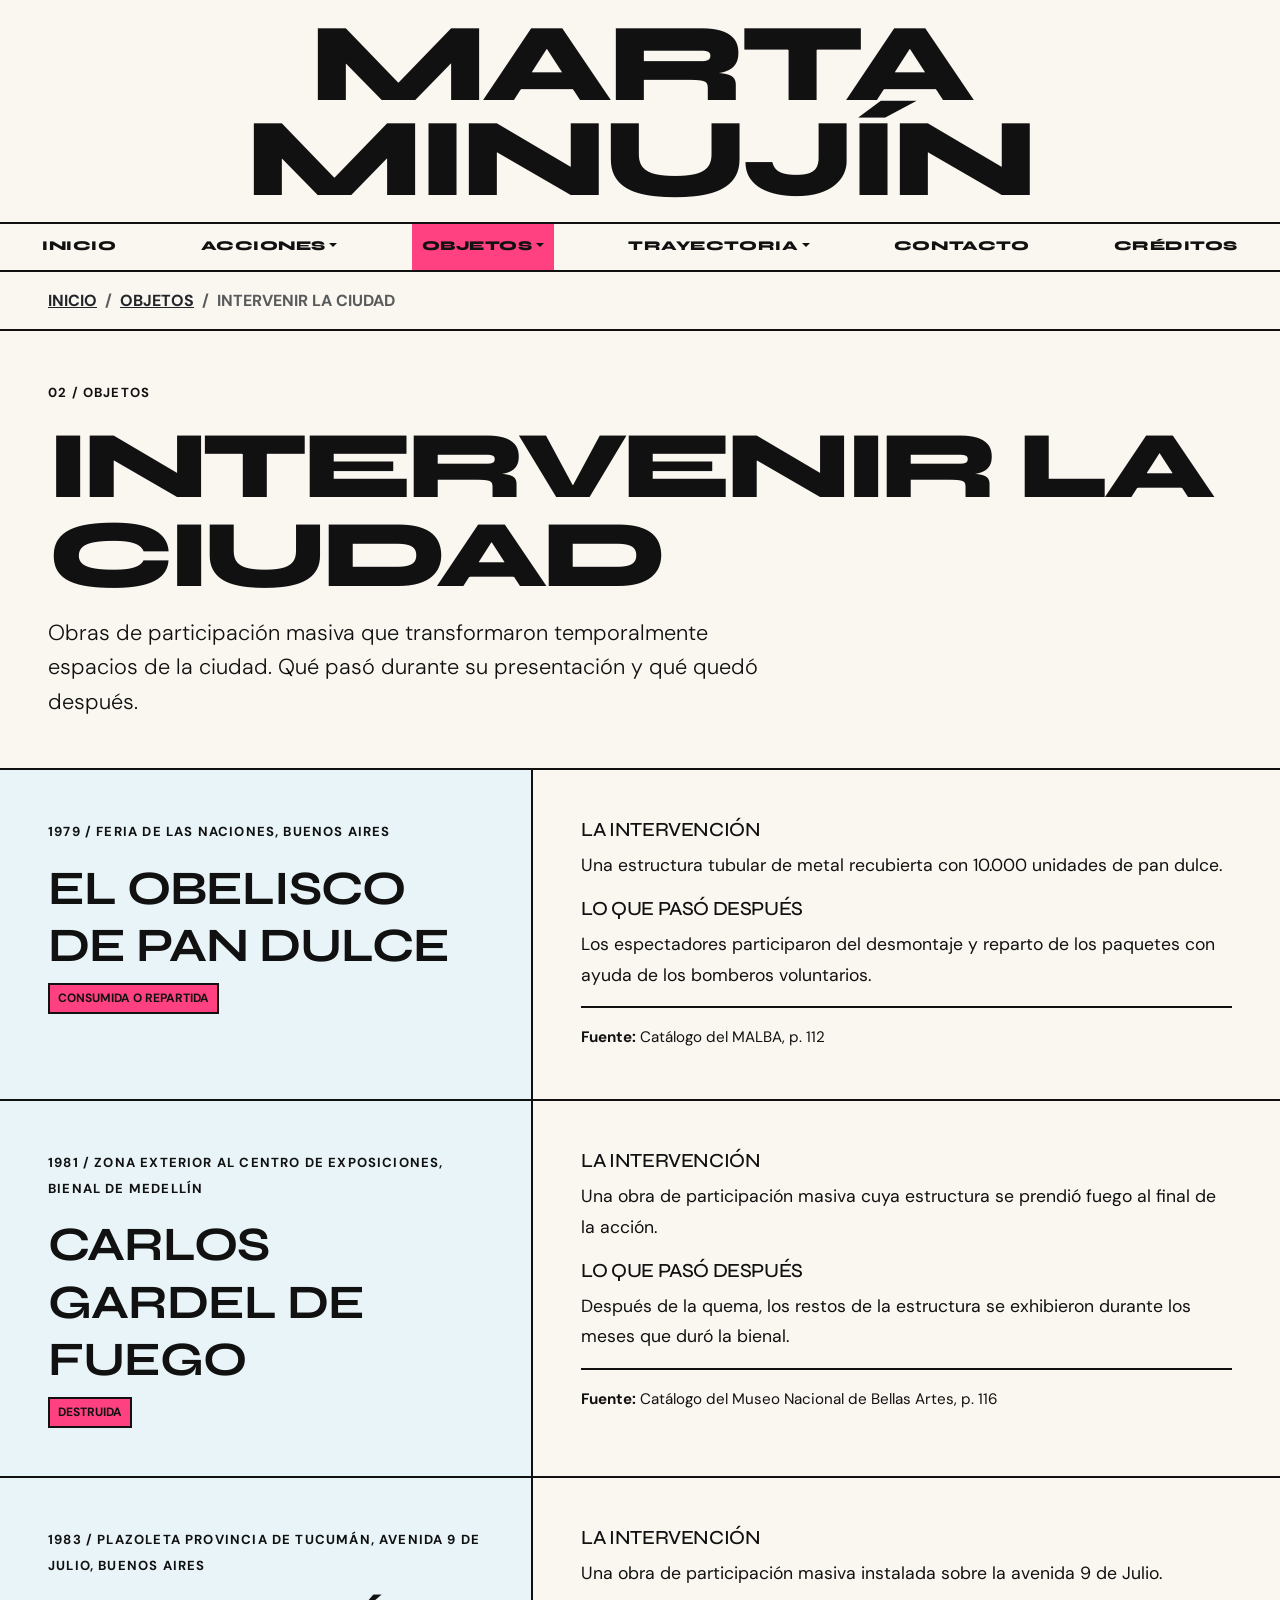
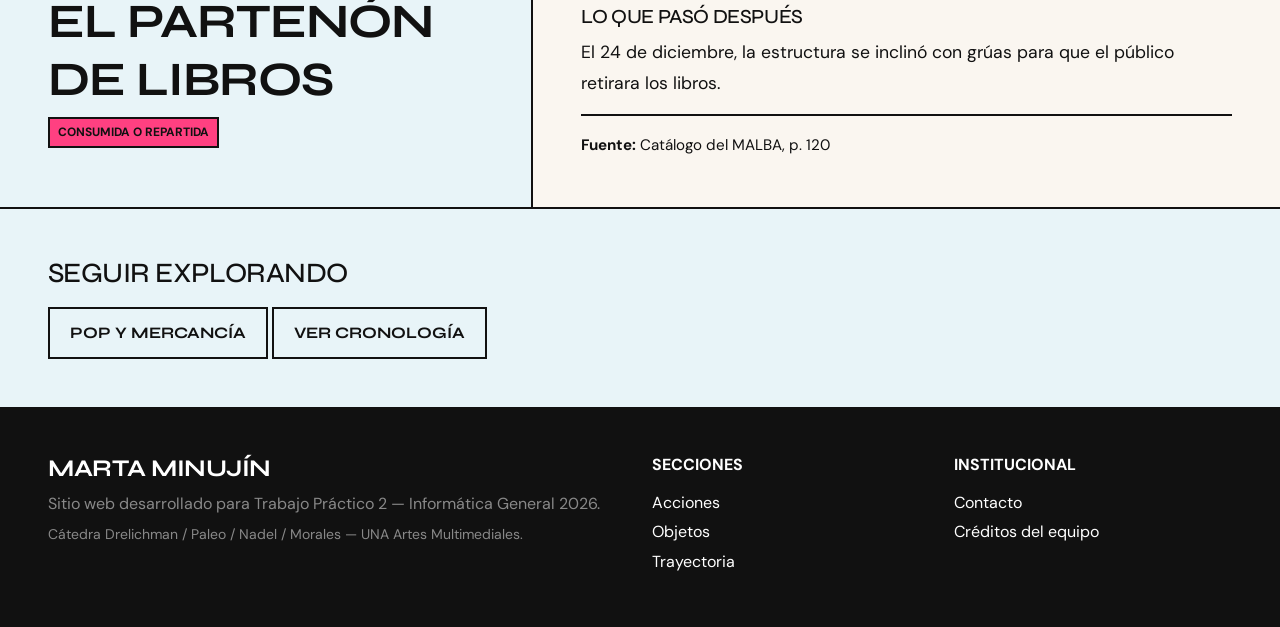
<file: objetos/intervenir-ciudad.html>
<!DOCTYPE html>
<html lang="es">
<head>
  <meta charset="UTF-8">
  <meta name="viewport" content="width=device-width, initial-scale=1.0">
  <title>Intervenir la ciudad | Marta Minujín</title>

  <link href="https://cdn.jsdelivr.net/npm/bootstrap@5.3.3/dist/css/bootstrap.min.css" rel="stylesheet">
  <link rel="preconnect" href="https://fonts.googleapis.com">
  <link rel="preconnect" href="https://fonts.gstatic.com" crossorigin>
  <link href="https://fonts.googleapis.com/css2?family=DM+Sans:wght@400;500;600;700&family=Syne:wght@700;800&display=swap" rel="stylesheet">
  <link rel="stylesheet" href="../css/estilos.css">
</head>
<body>

  <header class="container-fluid px-0 bg-principal">
    <a class="marca-enlace" href="../index.html" aria-label="Volver al inicio de Marta Minujín">
      <span class="texto-gigante text-uppercase text-center d-block m-0 py-2 py-md-3">Marta Minujín</span>
    </a>
  </header>

  <nav class="navbar navbar-expand-lg navbar-brutal sticky-top" aria-label="Navegación principal">
    <div class="container-fluid px-0">
      <button class="navbar-toggler ms-auto me-3 my-2 border-2 border-dark rounded-0" type="button" data-bs-toggle="collapse" data-bs-target="#navbarNav" aria-controls="navbarNav" aria-expanded="false" aria-label="Abrir menú">
        <span class="navbar-toggler-icon"></span>
      </button>
      <div class="collapse navbar-collapse" id="navbarNav">
        <ul class="navbar-nav w-100 d-flex justify-content-around text-center m-0">
          <li class="nav-item">
            <a class="nav-link nav-brutal-item" href="../index.html">Inicio</a>
          </li>
          <li class="nav-item dropdown">
            <a class="nav-link dropdown-toggle nav-brutal-item" href="#" role="button" data-bs-toggle="dropdown" aria-expanded="false">Acciones</a>
            <ul class="dropdown-menu dropdown-brutal rounded-0 m-0">
              <li><a class="dropdown-item" href="../acciones/di-tella.html">Di Tella y el happening</a></li>
              <li><a class="dropdown-item" href="../acciones/despues-del-evento.html">Después del evento</a></li>
            </ul>
          </li>
          <li class="nav-item dropdown">
            <a class="nav-link dropdown-toggle nav-brutal-item active" href="#" role="button" data-bs-toggle="dropdown" aria-expanded="false">Objetos</a>
            <ul class="dropdown-menu dropdown-brutal rounded-0 m-0">
              <li><a class="dropdown-item" href="pop-mercancia.html">Pop y mercancía</a></li>
              <li><a class="dropdown-item" href="intervenir-ciudad.html" aria-current="page">Intervenir la ciudad</a></li>
            </ul>
          </li>
          <li class="nav-item dropdown">
            <a class="nav-link dropdown-toggle nav-brutal-item" href="#" role="button" data-bs-toggle="dropdown" aria-expanded="false">Trayectoria</a>
            <ul class="dropdown-menu dropdown-brutal rounded-0 m-0">
              <li><a class="dropdown-item" href="../trayectoria/cronologia.html">Cronología</a></li>
              <li><a class="dropdown-item" href="../trayectoria/recepcion.html">Reconocimiento y recepción</a></li>
            </ul>
          </li>
          <li class="nav-item">
            <a class="nav-link nav-brutal-item" href="../contacto.html">Contacto</a>
          </li>
          <li class="nav-item">
            <a class="nav-link nav-brutal-item" href="../creditos.html">Créditos</a>
          </li>
        </ul>
      </div>
    </div>
  </nav>

  <nav aria-label="breadcrumb" class="border-bottom-brutal px-3 px-md-5 py-3">
    <ol class="breadcrumb m-0 text-uppercase fw-bold small">
      <li class="breadcrumb-item"><a href="../index.html" class="text-dark">Inicio</a></li>
      <li class="breadcrumb-item"><a href="index.html" class="text-dark">Objetos</a></li>
      <li class="breadcrumb-item active" aria-current="page">Intervenir la ciudad</li>
    </ol>
  </nav>

  <main>
    <section class="container-fluid p-4 p-md-5 border-bottom-brutal">
      <span class="etiqueta-seccion">02 / Objetos</span>
      <h1 class="titulo-pagina text-uppercase mt-3 mb-3">Intervenir la ciudad</h1>
      <p class="lead intro-bajada mb-0">Obras de participación masiva que transformaron temporalmente espacios de la ciudad. Qué pasó durante su presentación y qué quedó después.</p>
    </section>
    <article class="container-fluid border-bottom-brutal px-0">
      <div class="row g-0">
        <div class="col-lg-5 p-4 p-md-5 border-end-lg-brutal bg-bloque-destacado">
          <span class="etiqueta-seccion">1979 / Feria de las Naciones, Buenos Aires</span>
          <h2 class="display-5 fw-bold text-uppercase mt-3">El Obelisco de pan dulce</h2>
          <span class="etiqueta-destino">Consumida o repartida</span>
        </div>
        <div class="col-lg-7 p-4 p-md-5 texto-editorial">
          <h3 class="h5 text-uppercase">La intervención</h3>
          <p>Una estructura tubular de metal recubierta con 10.000 unidades de pan dulce.</p>
          <h3 class="h5 text-uppercase">Lo que pasó después</h3>
          <p>Los espectadores participaron del desmontaje y reparto de los paquetes con ayuda de los bomberos voluntarios.</p>
          <p class="nota-archivo mb-0"><strong>Fuente:</strong> Catálogo del MALBA, p. 112</p>
        </div>
      </div>
    </article>
    <article class="container-fluid border-bottom-brutal px-0">
      <div class="row g-0">
        <div class="col-lg-5 p-4 p-md-5 border-end-lg-brutal bg-bloque-destacado">
          <span class="etiqueta-seccion">1981 / Zona exterior al centro de exposiciones, Bienal de Medellín</span>
          <h2 class="display-5 fw-bold text-uppercase mt-3">Carlos Gardel de fuego</h2>
          <span class="etiqueta-destino">Destruida</span>
        </div>
        <div class="col-lg-7 p-4 p-md-5 texto-editorial">
          <h3 class="h5 text-uppercase">La intervención</h3>
          <p>Una obra de participación masiva cuya estructura se prendió fuego al final de la acción.</p>
          <h3 class="h5 text-uppercase">Lo que pasó después</h3>
          <p>Después de la quema, los restos de la estructura se exhibieron durante los meses que duró la bienal.</p>
          <p class="nota-archivo mb-0"><strong>Fuente:</strong> Catálogo del Museo Nacional de Bellas Artes, p. 116</p>
        </div>
      </div>
    </article>
    <article class="container-fluid border-bottom-brutal px-0">
      <div class="row g-0">
        <div class="col-lg-5 p-4 p-md-5 border-end-lg-brutal bg-bloque-destacado">
          <span class="etiqueta-seccion">1983 / Plazoleta Provincia de Tucumán, avenida 9 de Julio, Buenos Aires</span>
          <h2 class="display-5 fw-bold text-uppercase mt-3">El Partenón de libros</h2>
          <span class="etiqueta-destino">Consumida o repartida</span>
        </div>
        <div class="col-lg-7 p-4 p-md-5 texto-editorial">
          <h3 class="h5 text-uppercase">La intervención</h3>
          <p>Una obra de participación masiva instalada sobre la avenida 9 de Julio.</p>
          <h3 class="h5 text-uppercase">Lo que pasó después</h3>
          <p>El 24 de diciembre, la estructura se inclinó con grúas para que el público retirara los libros.</p>
          <p class="nota-archivo mb-0"><strong>Fuente:</strong> Catálogo del MALBA, p. 120</p>
        </div>
      </div>
    </article>
    <section class="container-fluid p-4 p-md-5 cierre-seccion">
      <h2 class="h3 text-uppercase">Seguir explorando</h2>
      <a class="btn btn-brutal mt-2" href="pop-mercancia.html">Pop y mercancía</a>
      <a class="btn btn-brutal mt-2" href="../trayectoria/cronologia.html">Ver cronología</a>
    </section>
  </main>

  <footer class="container-fluid bg-footer text-white py-5 px-4 px-md-5">
    <div class="row gy-4">
      <div class="col-md-6">
        <h4 class="fw-bold text-uppercase mb-2">Marta Minujín</h4>
        <p class="text-white-50 mb-1">Sitio web desarrollado para Trabajo Práctico 2 — Informática General 2026.</p>
        <small class="text-white-50">Cátedra Drelichman / Paleo / Nadel / Morales — UNA Artes Multimediales.</small>
      </div>
      <div class="col-md-3">
        <h6 class="text-uppercase fw-bold mb-3">Secciones</h6>
        <ul class="list-unstyled mb-0">
          <li class="mb-1"><a class="footer-link" href="../acciones/index.html">Acciones</a></li>
          <li class="mb-1"><a class="footer-link" href="../objetos/index.html">Objetos</a></li>
          <li class="mb-1"><a class="footer-link" href="../trayectoria/index.html">Trayectoria</a></li>
        </ul>
      </div>
      <div class="col-md-3">
        <h6 class="text-uppercase fw-bold mb-3">Institucional</h6>
        <ul class="list-unstyled mb-0">
          <li class="mb-1"><a class="footer-link" href="../contacto.html">Contacto</a></li>
          <li class="mb-1"><a class="footer-link" href="../creditos.html">Créditos del equipo</a></li>
        </ul>
      </div>
    </div>
  </footer>

  <script src="https://cdn.jsdelivr.net/npm/bootstrap@5.3.3/dist/js/bootstrap.bundle.min.js"></script>
</body>
</html>
</file>
<file: css/estilos.css>
/* ==========================================================================
   VARIABLES GLOBALES (EDITAR AQUÍ CUANDO DEFINAN LA PALETA DEFINITIVA)
   ========================================================================== */
:root {
  --bg-principal: #FAF6F0;       /* Fondo general */
  --bg-secundario: #E8F4F8;      /* Fondo para bloques destacados / alternados */
  --texto-negro: #111111;        /* Tipografía principal y bordes */
  --acento-primario: #2938FF;    /* Color interactivo / hover */
  --acento-secundario: #FF4081;  /* Color de acento / etiquetas */

  --fuente-titulos: 'Syne', sans-serif;
  --fuente-cuerpo: 'DM Sans', sans-serif;
  --grosor-borde: 2px;
}

/* ==========================================================================
   ESTILOS BASE Y TIPOGRAFÍA
   ========================================================================== */
body {
  background-color: var(--bg-principal);
  color: var(--texto-negro);
  font-family: var(--fuente-cuerpo);
  line-height: 1.6;
}

h1, h2, h3, h4, .navbar-brand, .nav-brutal-item {
  font-family: var(--fuente-titulos);
  font-weight: 800;
  letter-spacing: -0.02em;
}

.bg-principal {
  background-color: var(--bg-principal);
}

.bg-bloque-destacado {
  background-color: var(--bg-secundario);
}

/* ==========================================================================
   HERO ESTILO SEBASTIÁN CURI
   ========================================================================== */
.texto-gigante {
  font-family: var(--fuente-titulos);
  font-size: calc(6.5vw + 1.8rem);
  line-height: 0.85;
  letter-spacing: -0.04em;
  color: var(--texto-negro);
  border-bottom: var(--grosor-borde) solid var(--texto-negro);
}

.hero-obra-contenedor {
  border-bottom: var(--grosor-borde) solid var(--texto-negro);
  overflow: hidden;
}

.hero-imagen {
  height: 65vh;
  object-fit: cover;
  display: block;
}

/* ==========================================================================
   NAVEGACIÓN STICKY BRUTALISTA
   ========================================================================== */
.navbar-brutal {
  background-color: var(--bg-principal);
  border-bottom: var(--grosor-borde) solid var(--texto-negro);
  padding: 0;
}

.nav-brutal-item {
  font-size: 1.05rem;
  letter-spacing: 0.04em;
  text-transform: uppercase;
  color: var(--texto-negro) !important;
  padding: 0.85rem 1.25rem !important;
  transition: background-color 0.2s ease, color 0.2s ease;
}

.nav-brutal-item:hover,
.nav-brutal-item.active {
  background-color: var(--acento-secundario);
  color: var(--texto-negro) !important;
}

.dropdown-brutal {
  background-color: var(--bg-principal);
  border: var(--grosor-borde) solid var(--texto-negro);
  padding: 0;
}

.dropdown-brutal .dropdown-item {
  font-family: var(--fuente-cuerpo);
  font-weight: 600;
  color: var(--texto-negro);
  padding: 0.65rem 1rem;
  border-bottom: 1px solid var(--texto-negro);
}

.dropdown-brutal li:last-child .dropdown-item {
  border-bottom: none;
}

.dropdown-brutal .dropdown-item:hover {
  background-color: var(--acento-primario);
  color: #FFFFFF;
}

/* ==========================================================================
   GRILLAS, BORDES E IMÁGENES DE SECCIÓN
   ========================================================================== */
.border-bottom-brutal {
  border-bottom: var(--grosor-borde) solid var(--texto-negro);
}

.border-bottom-sm-brutal {
  border-bottom: var(--grosor-borde) solid var(--texto-negro);
}

.img-modulo {
  height: 280px;
  object-fit: cover;
  border-bottom: var(--grosor-borde) solid var(--texto-negro);
}

.img-destacada {
  height: 450px;
  object-fit: cover;
}

/* ==========================================================================
   BOTONES Y FOOTER
   ========================================================================== */
.btn-brutal {
  background-color: transparent;
  color: var(--texto-negro);
  border: var(--grosor-borde) solid var(--texto-negro);
  border-radius: 0;
  font-family: var(--fuente-titulos);
  font-weight: 700;
  text-transform: uppercase;
  padding: 0.75rem 1.25rem;
  transition: background-color 0.2s ease, color 0.2s ease;
}

.btn-brutal:hover {
  background-color: var(--texto-negro);
  color: var(--bg-principal);
}

.bg-footer {
  background-color: var(--texto-negro);
}

.footer-link {
  color: #FFFFFF;
  text-decoration: none;
  border-bottom: 1px solid transparent;
  transition: border-color 0.2s ease;
}

.footer-link:hover {
  border-bottom-color: var(--acento-secundario);
}

/* ==========================================================================
   TRAYECTORIA/INDEX.HTML
   ========================================================================== */

.marca-enlace { 
  text-decoration: none; 
  display: block; 
}

.etiqueta-seccion { 
  font-family: var(--fuente-cuerpo); 
  font-weight: 700; 
  font-size: .82rem; 
  letter-spacing: .09em; 
  text-transform: uppercase; 
}

.bloque-intro { 
  min-height: 480px; 
}

.titulo-pagina { 
  font-size: clamp(3.5rem, 7.5vw, 8rem); 
  line-height: .93; 
  letter-spacing: -.055em; 
  overflow-wrap: anywhere; 
}

.titulo-resaltado { 
  color: var(--acento-primario); 
}

.intro-bajada { 
  max-width: 750px; 
  font-size: clamp(1.15rem, 1.7vw, 1.5rem); 
}

.panel-archivo { 
  background: var(--bg-secundario); 
  border-left: var(--grosor-borde) solid var(--texto-negro); 
}

.numero-grande { 
  font-family: var(--fuente-titulos); 
  font-weight: 800; font-size: clamp(4rem, 7vw, 7.5rem); 
  line-height: 1.1; 
  letter-spacing: -.07em; 
}

.signo-mas { 
  color: var(--acento-secundario); 
}

.linea-panel { 
  border-top: var(--grosor-borde) solid var(--texto-negro); 
}

.texto-editorial { 
  font-size: 1.1rem; line-height: 1.75; 
}

.texto-editorial p { 
  max-width: 800px; 
}

.marco-imagen { 
  min-height: 460px; 
  height: 100%; display: flex; 
  align-items: center; 
  justify-content: center; 
  padding: 2rem; 
  position: relative; 
  overflow: hidden; 
}

.marco-imagen::before { 
  content: ''; 
  position: absolute; 
  inset: 16px; 
  border: 2px dashed rgba(17,17,17,.35); 
}

.imagen-menesunda { 
  background: #f9b5d1; 
}

.imagen-batacazo { 
  background: #a8b1ff; 
}

.imagen-simultaneidad { 
  background: #f6d775; 
}

.placeholder-indicacion { 
  font-family: var(--fuente-titulos); 
  font-weight: 800; 
  font-size: clamp(1.5rem, 3vw, 2.7rem); 
  line-height: 1.15; 
  text-align: center; 
  position: relative; 
  max-width: 90%; 
}

.titulo-obra { 
  font-size: clamp(3rem, 5vw, 5.5rem); 
  line-height: .95; 
  letter-spacing: -.055em; 
  overflow-wrap: anywhere; 
}

.titulo-obra-largo { 
  font-size: clamp(2.2rem, 3.5vw, 4rem); 
}

.estado-obra { 
  border: 2px solid var(--texto-negro); 
  padding: .25rem .5rem; 
  font-size: .68rem; 
  font-weight: 800; 
  letter-spacing: .04em; 
}

.nota-archivo { 
  padding-top: 1rem; 
  border-top: 2px solid var(--texto-negro); 
  font-size: .95rem; 
}

.cierre-seccion { 
  background: var(--bg-secundario); 
}

.fuentes-seccion { 
  background: var(--bg-principal); 
}

.fuentes-seccion a { 
  color: var(--acento-primario); 
}

.foto-archivo{
  width:100%;
  height:100%;
  min-height:330px;
  max-height:520px;
  object-fit:cover;
  display:block;
  filter:grayscale(100%);
}

figure.marco-imagen{
  position:relative;
  display:flex;
  flex-direction:column;
  min-height:380px;
  background:#dedbd6;
}

figure.marco-imagen .foto-archivo{
  flex:1;
  min-height:350px;
}

.pie-foto{
  padding:10px 14px;
  font-size:.75rem;
  background:var(--bg-principal);
  border-top:2px solid var(--texto-negro);
  font-weight:600;
}

@media (max-width: 991.98px) { 
  .panel-archivo { border-left: 0; border-top: 2px solid var(--texto-negro); } .bloque-intro { min-height: 0; gap: 2rem; } .marco-imagen { min-height: 320px; } 
}

@media (max-width: 575.98px) { 
  .titulo-pagina { font-size: clamp(2.9rem, 12vw, 4.4rem); } .titulo-obra { font-size: clamp(2.5rem, 11vw, 4rem); } .titulo-obra-largo { font-size: clamp(2rem, 8vw, 3rem); } 
}

.navbar-brutal .navbar-nav { 
  flex-wrap: wrap; 
}

.navbar-brutal .nav-brutal-item {
  font-size: clamp(.73rem, 1.05vw, 1.05rem);
  padding: .75rem clamp(.35rem, .8vw, 1rem) !important;
  white-space: normal;
}

.navbar-brutal .nav-item { 
  min-width: 0; 
}

.imagen-simultaneidad .placeholder-indicacion {
  display: block;
  width: 100%;
  max-width: 100%;
  padding: 0 1rem;
  font-size: clamp(1.05rem, 2.1vw, 2rem);
  overflow-wrap: anywhere;
  hyphens: auto;
}

.imagen-simultaneidad .placeholder-indicacion small {
  display: block;
  margin-top: .75rem;
  font-family: var(--fuente-cuerpo);
  font-size: clamp(.8rem, 1.2vw, 1rem);
  line-height: 1.4;
}

.titulo-obra-largo { 
  font-size: clamp(1.65rem, 3vw, 3.3rem); 
}

@media (max-width: 991.98px) {
  .navbar-brutal .nav-brutal-item { font-size: 1rem; padding: .85rem 1.25rem !important; }
}

/* ==========================================================================
   MEDIA QUERIES (MOBILE FIRST - AL FINAL DEL ARCHIVO)
   ========================================================================== */
@media (min-width: 768px) {
  .border-end-md-brutal {
    border-right: var(--grosor-borde) solid var(--texto-negro);
  }

  .border-bottom-sm-brutal {
    border-bottom: none;
  }
}

@media (min-width: 992px) {
  .border-end-lg-brutal {
    border-right: var(--grosor-borde) solid var(--texto-negro);
  }
}

/* ==========================================================================
   CRONOLOGÍA
   ========================================================================== */
[hidden] { display: none !important; }

.categoria-btn[data-categoria="tipo"]:hover,
.categoria-btn[data-categoria="tipo"][aria-pressed="true"] {
    color: #FFFFFF;
}

.filtros {
  display: flex;
  flex-wrap: wrap;
  gap: .5rem;
  margin-bottom: 2rem;
}

.filtro-btn.active,
.filtro-btn:hover {
  background-color: var(--texto-negro);
  color: var(--bg-principal);
}

.linea-tiempo {
  border-left: var(--grosor-borde) solid var(--texto-negro);
  padding-left: 2rem;
}

.evento {
  position: relative;
  margin-bottom: 1.5rem;
}

.evento::before {
  content: '';
  position: absolute;
  left: -2.45rem;
  top: 1.35rem;
  width: 14px;
  height: 14px;
  background: var(--acento-secundario);
  border: 2px solid var(--texto-negro);
}

.evento summary {
  cursor: pointer;
  display: flex;
  flex-wrap: wrap;
  align-items: center;
  gap: 1rem;
  padding: 1rem 0;
  font-family: var(--fuente-titulos);
  font-size: 1.25rem;
  list-style: none;
}

.evento summary::-webkit-details-marker { display: none; }

.evento-anio { min-width: 4rem; }

.etiqueta-destino {
  border: 2px solid var(--texto-negro);
  padding: .25rem .5rem;
  font-family: var(--fuente-cuerpo);
  font-size: .75rem;
  font-weight: 700;
  text-transform: uppercase;
}

.evento-ficha {
  max-width: 700px;
  padding-top: .75rem;
  border-top: 1px dashed var(--texto-negro);
  display: grid;
  grid-template-columns: max-content 1fr;
  gap: .4rem 1.25rem;
}

.evento-ficha dt { font-weight: 700; text-transform: uppercase; font-size: .8rem; }
.evento-ficha dd { margin: 0; }

@media (max-width: 575.98px) {
  .linea-tiempo { padding-left: 1.25rem; }
  .evento::before { left: -1.7rem; }
  .evento-ficha { grid-template-columns: 1fr; }
}

.categoria-btn {
  background: transparent;
  border: 0;
  color: var(--texto-negro);
  font-family: var(--fuente-cuerpo);
  cursor: pointer;
  transition: background-color .2s ease, color .2s ease;
}

.categoria-btn[data-categoria="tipo"]     { --color-cat: var(--cat-tipo); }
.categoria-btn[data-categoria="destino"]  { --color-cat: var(--cat-destino); }
.categoria-btn[data-categoria="registro"] { --color-cat: var(--cat-registro); }

.categoria-btn:hover,
.categoria-btn[aria-pressed="true"] {
  background-color: var(--color-cat);
  color: var(--texto-negro);
}

.categoria-btn:focus-visible,
.filtro-chip:focus-visible {
  outline: 3px solid var(--acento-primario);
  outline-offset: 2px;
}

.filtros-panel {
  display: flex;
  flex-wrap: wrap;
  align-items: center;
  gap: .5rem;
  margin-bottom: 1.5rem;
}

.filtros-panel .etiqueta-panel {
  width: 100%;
}

.etiqueta-panel {
  display: block;
  width: 100%;
  font-weight: 700;
  text-transform: uppercase;
  font-size: .85rem;
  letter-spacing: .04em;
  margin-bottom: .5rem;
}

.etiqueta-tipo,
.etiqueta-destino,
.etiqueta-registro {
  display: inline-block;
  border: 2px solid var(--texto-negro);
  color: var(--texto-negro);
  padding: .25rem .5rem;
  font-family: var(--fuente-cuerpo);
  font-size: .75rem;
  font-weight: 700;
  text-transform: uppercase;
}

.etiqueta-tipo     { background-color: var(--cat-tipo); }
.etiqueta-destino  { background-color: var(--cat-destino); }
.etiqueta-registro { background-color: var(--cat-registro); }

.filtro-chip[data-categoria="tipo"].active     { background-color: var(--cat-tipo); color: var(--texto-negro); }
.filtro-chip[data-categoria="destino"].active  { background-color: var(--cat-destino); color: var(--texto-negro); }
.filtro-chip[data-categoria="registro"].active { background-color: var(--cat-registro); color: var(--texto-negro); }

:root {
  --cat-tipo: #2938FF;      /* azul primario */
  --cat-destino: #FF4081;   /* rosa acento */
  --cat-registro: #FFD60A;  /* amarillo */
}

.marca-enlace,
.marca-enlace:hover {
  text-decoration: none;
  color: var(--texto-negro);
}

.texto-gigante {
  font-family: var(--fuente-titulos);
  font-weight: 800;
  font-size: calc(6.5vw + 1.8rem);
  line-height: 0.85;
  letter-spacing: -0.04em;
  color: var(--texto-negro);
  border-bottom: var(--grosor-borde) solid var(--texto-negro);
}

/* ==========================================================================
   FORMULARIO DE CONTACTO BRUTALISTA
   ========================================================================== */
.input-brutal {
  background-color: var(--bg-principal);
  border: var(--grosor-borde) solid var(--texto-negro);
  color: var(--texto-negro);
  padding: 0.75rem 1rem;
  font-family: var(--fuente-cuerpo);
}

.input-brutal:focus {
  background-color: #FFFFFF;
  border-color: var(--acento-primario);
  box-shadow: none;
  outline: none;
}

.alerta-brutal-exito {
  background-color: var(--bg-secundario);
  border: var(--grosor-borde) solid var(--texto-negro);
  color: var(--texto-negro);
}

/* ==========================================================================
   ACCIONES/INDEX.HTML
   ========================================================================== */
.acciones-intro {
    background-color: #FFFFFF;
}

.acciones-intro h1 {
    color: #111111;
}

article:nth-child(1) .recorrido-color {
    background-color: #2938FF;
    color: #fff;
}

article:nth-child(2) .recorrido-color {
    background-color: #FF4081;
    color: #111;
}

article:nth-child(3) .recorrido-color {
    background-color: #FFD60A;
    color: #111;
}

/* ==========================================================================
   ACCIONES/OTROS-ESCENARIOS.HTML
   ========================================================================== */

.marca-enlace { color: inherit; text-decoration: none; }
.escenario-intro { background: #fff; color: #111; }
.escenario { scroll-margin-top: 5rem; }
.escenario-verbo { font-family: Syne, sans-serif; font-weight: 800; font-size: clamp(2.5rem, 10vw, 10rem); line-height: .95; overflow-wrap: anywhere; }
.franja-01 { background: #2938ff; color: white; }
.franja-02 { background: #ff4081; color: #111; }
.franja-03 { background: #ffda00; color: #111; }
.escenario-registro { background: #e8f4f8; }
.archivo-pendiente { border: 2px dashed #111; min-height: 9rem; display: flex; flex-direction: column; justify-content: center; padding: 1rem; gap: .5rem; font-weight: 700; }
.fuera-recorrido { background: #111; color: white; }
.fuera-recorrido .btn { background: #ffda00; color: #111; border: 2px solid white; }
.fuera-recorrido a { color: #fff; text-decoration: underline; }
</file>
